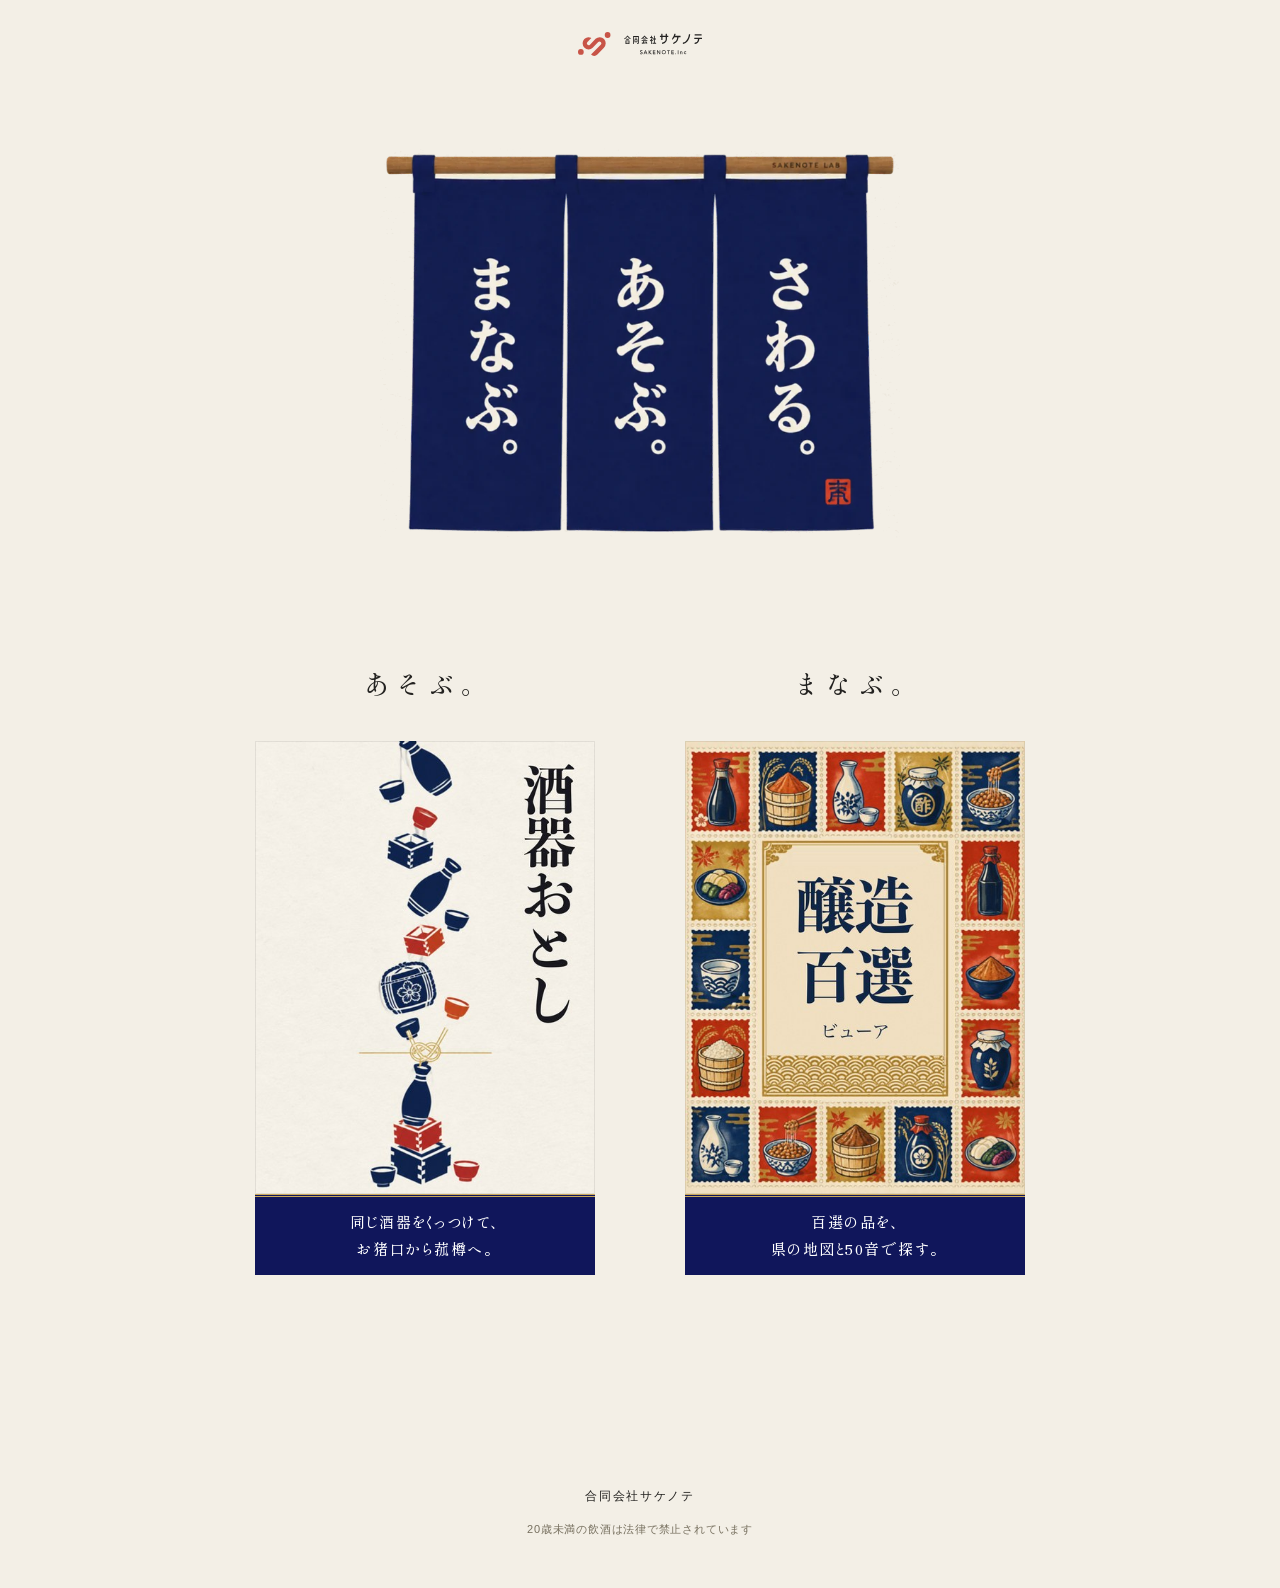
<file: index.html>
<!DOCTYPE html>
<html lang="ja">
<head>
<meta charset="utf-8">
<meta name="viewport" content="width=device-width, initial-scale=1">
<title>SAKENOTE LAB｜合同会社サケノテ</title>
<meta name="description" content="醸造とお酒の専門家・合同会社サケノテがつくったものを、ひとつずつ並べます。ブラウザですぐ使えます。">
<link rel="canonical" href="https://lab.sakenote.net/">
<meta property="og:type" content="website">
<meta property="og:site_name" content="SAKENOTE LAB">
<meta property="og:title" content="SAKENOTE LAB｜合同会社サケノテ">
<meta property="og:description" content="醸造とお酒の専門家がつくったものを、ひとつずつ並べます。">
<meta property="og:url" content="https://lab.sakenote.net/">
<meta property="og:image" content="https://lab.sakenote.net/img/ogp.png">
<meta property="og:image:width" content="1200">
<meta property="og:image:height" content="630">
<meta property="og:locale" content="ja_JP">
<meta name="twitter:card" content="summary_large_image">
<link rel="preconnect" href="https://fonts.googleapis.com">
<link rel="preconnect" href="https://fonts.gstatic.com" crossorigin>
<link rel="stylesheet" href="https://fonts.googleapis.com/css2?family=Shippori+Mincho+B1:wght@500&display=swap">
<link rel="stylesheet" href="style.css">
</head>
<body>

<header class="head">
  <a href="https://sakenote.net/"><img src="img/logo-sakenote.svg" alt="合同会社サケノテ" width="150" height="28"></a>
</header>

<main>
<section class="hero">
  <h1 class="sr">SAKENOTE LAB　さわる。あそぶ。まなぶ。</h1>
  <img class="noren" src="img/art/label_top.webp" alt="" width="800" height="600">
</section>

<div class="corners">
<section class="corner">
  <h2>あそぶ。</h2>
  <div class="shelf">
    <a class="work" href="sakedrop/">
      <img src="img/art/label_sakedrop.jpg" alt="酒器おとし" width="480" height="640" loading="lazy">
      <span class="obi">同じ酒器をくっつけて、<br>お猪口から菰樽へ。</span>
    </a>
  </div>
</section>

<section class="corner">
  <h2>まなぶ。</h2>
  <div class="shelf">
    <a class="work" href="jozo100/">
      <img src="img/art/label_jozo100.jpg" alt="醸造百選 ビューア" width="480" height="640" loading="lazy">
      <span class="obi">百選の品を、<br>県の地図と50音で探す。</span>
    </a>
  </div>
</section>
</div>
</main>

<footer class="foot">
  <a href="https://sakenote.net/">合同会社サケノテ</a>
  <p>20歳未満の飲酒は法律で禁止されています</p>
</footer>

</body>
</html>
</file>
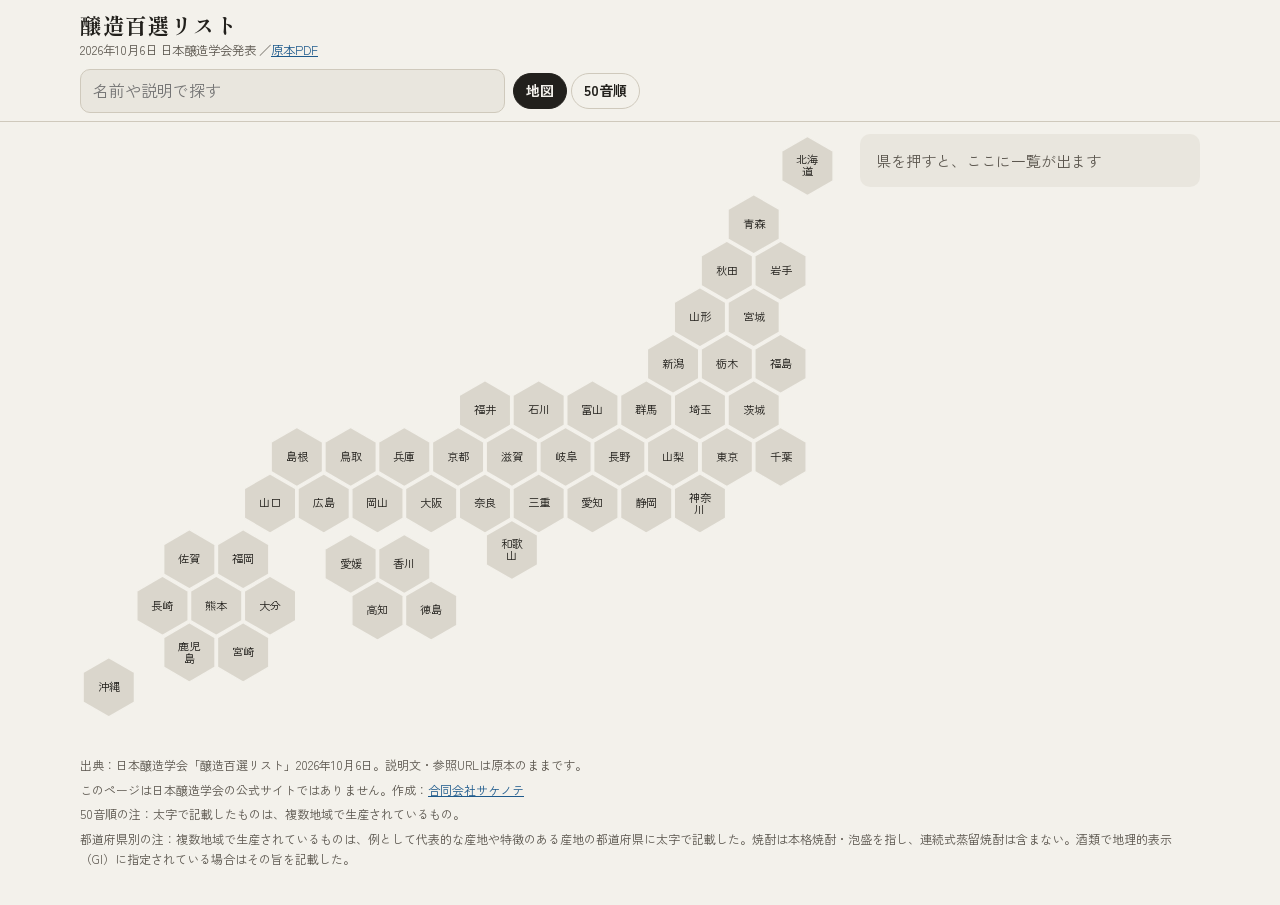
<file: jozo100/index.html>
<!doctype html>
<html lang="ja">
<head>
<meta charset="utf-8">
<meta name="viewport" content="width=device-width, initial-scale=1">
<title>醸造百選リスト</title>
<meta name="description" content="日本醸造学会「醸造百選」を日本地図と50音順で検索できる非公式ビューア。50音順の96品目と都道府県別リスト169件。">
<meta property="og:type" content="website">
<meta property="og:url" content="https://lab.sakenote.net/jozo100/">
<meta property="og:title" content="醸造百選 ビューア">
<meta property="og:description" content="日本醸造学会「醸造百選」を日本地図と50音順で検索できる非公式ビューア。50音順の96品目と都道府県別リスト169件。">
<meta property="og:image" content="https://lab.sakenote.net/jozo100/ogp.png">
<meta property="og:image:width" content="1200">
<meta property="og:image:height" content="630">
<meta property="og:locale" content="ja_JP">
<meta name="twitter:card" content="summary_large_image">
<link rel="stylesheet" href="https://fonts.googleapis.com/css2?family=Shippori+Mincho:wght@700&family=Zen+Kaku+Gothic+New:wght@400;700&display=swap">
<style>
:root {
  color-scheme: light dark;
  --paper: #F3F1EB; --paper2: #E9E6DE; --ink: #22201C; --ink2: #5C574F; --line: #CFC9BC; --sel: #1E5A8C;
  --tile: #DAD6CC; --hit: #A9BCCB; --mark: #D6E1EA; --tag: #8a5a1c; --tag-bg: #f1e3cc;
}
@media (prefers-color-scheme: dark) {
  :root {
    --paper: #1D1B18; --paper2: #26231F; --ink: #EDE8DD; --ink2: #A8A196; --line: #3E3A33; --sel: #6FB1E8;
    --tile: #3A3731; --hit: #4A6378; --mark: #2F4255; --tag: #e2b878; --tag-bg: #3a2f20;
  }
}
* { box-sizing: border-box; }
html { -webkit-text-size-adjust: 100%; }
body {
  margin: 0; background: var(--paper); color: var(--ink);
  font-family: "Zen Kaku Gothic New", -apple-system, "Hiragino Sans", "Hiragino Kaku Gothic ProN", "Noto Sans JP", "Yu Gothic", sans-serif;
  font-size: 15px; line-height: 1.7;
}
a { color: var(--sel); }
.wrap { max-width: 1120px; margin: 0 auto; }
header {
  position: sticky; top: 0; z-index: 10; background: var(--paper);
  border-bottom: 1px solid var(--line); padding: 10px 16px 8px;
}
h1 { font-family: "Shippori Mincho", "Hiragino Mincho ProN", "Yu Mincho", serif; font-weight: 700; font-size: 1.35rem; letter-spacing: .03em; margin: 0; line-height: 1.35; }
.meta { font-size: .78rem; color: var(--ink2); margin: 1px 0 8px; }
.ctrl { display: flex; gap: 8px; align-items: center; max-width: 560px; }
.search {
  flex: 1; min-width: 0; font: inherit; font-size: 16px; padding: 7px 12px; border: 1px solid var(--line);
  border-radius: 10px; background: var(--paper2); color: var(--ink);
}
.tabs { display: flex; gap: 4px; flex: none; }
.tab {
  font: inherit; font-size: .88rem; font-weight: 700; padding: 5px 12px; border: 1px solid var(--line);
  border-radius: 999px; background: transparent; color: var(--ink); cursor: pointer;
}
.tab[aria-selected="true"] { background: var(--ink); border-color: var(--ink); color: var(--paper); }
.tab:focus-visible, .nav button:focus-visible, .lit button:focus-visible, .pf:focus-visible, .to:focus-visible { outline: 2px solid var(--sel); outline-offset: 2px; }
.nav { display: flex; gap: 3px; margin-top: 8px; max-width: 720px; }
.nav:empty { display: none; }
.nav button {
  flex: 1; min-width: 0; font: inherit; font-size: .9rem; padding: 2px 0; border: 1px solid var(--line);
  border-radius: 6px; background: transparent; color: var(--ink); cursor: pointer;
}
.nav button:disabled { opacity: .35; cursor: default; }
/* 品目の県だけ光らせているときの帯（解除ボタンつき） */
.lit { display: flex; align-items: center; gap: 10px; margin-top: 8px; max-width: 560px; font-size: .88rem; }
.lit:empty { display: none; }
.lit button {
  flex: none; margin-left: auto; font: inherit; font-size: .85rem; font-weight: 700; min-height: 32px; padding: 3px 14px;
  border: 1px solid var(--line); border-radius: 999px; background: transparent; color: var(--ink); cursor: pointer;
}
main { padding: 12px 16px 32px; }
.layout { display: grid; grid-template-columns: minmax(0, 1fr) 340px; gap: 24px; align-items: start; }
.layout[hidden], #list[hidden] { display: none; }
#map { display: block; width: 100%; height: auto; max-width: 860px; }
.tile { fill: var(--tile); stroke: var(--paper); stroke-width: 1.5; stroke-linejoin: round; cursor: pointer; }
.searching .tile.hit { fill: var(--hit); }
#map g.off { opacity: .35; pointer-events: none; }
.tile.sel, .tile:focus-visible { stroke: var(--sel); stroke-width: 3; }
.tile:focus { outline: none; }
.lbl { font-size: var(--lf, 12px); fill: var(--ink); pointer-events: none; }
.panel {
  background: var(--paper2); border-radius: 10px; padding: 14px 16px;
  position: sticky; top: calc(var(--hh, 0px) + 12px); max-height: calc(100vh - var(--hh, 0px) - var(--fh, 0px) - 24px); overflow-y: auto;
}
.panel h2 { font-family: "Shippori Mincho", "Hiragino Mincho ProN", "Yu Mincho", serif; font-size: 22px; margin: 0 0 2px; line-height: 1.4; }
.hint { color: var(--ink2); margin: 0; }
@media (max-width: 800px) {
  header { padding: 8px 12px 8px; }
  main { padding: 10px 12px 28px; }
  .layout { grid-template-columns: 1fr; gap: 12px; }
  .panel { position: static; max-height: none; }
}
#list { max-width: 720px; margin: 0 auto; }
#list h2 { font-family: "Shippori Mincho", "Hiragino Mincho ProN", "Yu Mincho", serif; font-size: 1rem; margin: 18px 0 0; color: var(--ink2); border-bottom: 1px solid var(--line); padding-bottom: 2px; }
.count { font-size: .8rem; color: var(--ink2); margin: 0 0 4px; }
.item { padding: 10px 0; border-top: 1px solid var(--line); }
.panel h2 + .item, #list h2 + .item { border-top: 0; }
/* 行き来した先の品目に細い縦線（どこに着いたか分かるように） */
.item.here { box-shadow: inset 3px 0 0 var(--sel); padding-left: 10px; }
.name { font-weight: 700; font-size: 1.02rem; line-height: 1.5; }
.to {
  font: inherit; padding: 0; margin: 0; border: 0; background: none; color: inherit; cursor: pointer; text-align: left;
  text-decoration: underline; text-decoration-color: var(--ink2); text-decoration-thickness: 1px; text-underline-offset: 3px;
}
.tag { display: inline-block; font-size: .7rem; font-weight: 700; color: var(--tag); background: var(--tag-bg); border-radius: 4px; padding: 0 5px; margin-left: 6px; vertical-align: 2px; line-height: 1.6; }
.desc { margin: 3px 0 4px; font-size: .93rem; }
.pfs { display: flex; flex-wrap: wrap; align-items: baseline; gap: 0 2px; margin: 0 0 4px; font-size: .85rem; }
.pfs span { color: var(--ink2); font-size: .78rem; margin-right: 4px; }
.pf {
  font: inherit; padding: 4px 6px; margin: 0; border: 0; background: none; color: var(--sel); cursor: pointer;
  text-decoration: underline; text-decoration-thickness: 1px; text-underline-offset: 3px;
}
.urls { display: flex; flex-wrap: wrap; gap: 2px 12px; font-size: .8rem; }
.urls a { overflow-wrap: anywhere; }
.empty { color: var(--ink2); text-align: center; padding: 32px 0; }
footer { font-size: .75rem; color: var(--ink2); padding: 0 16px 32px; }
footer p { margin: 4px 0; }
mark { background: var(--mark); color: inherit; border-radius: 2px; }
</style>
</head>
<body>
<header>
  <div class="wrap">
    <h1>醸造百選リスト</h1>
    <div class="meta">2026年10月6日 日本醸造学会発表 ／<a href="" id="src" target="_blank" rel="noopener">原本PDF</a></div>
    <div class="ctrl">
      <input class="search" id="q" type="search" placeholder="名前や説明で探す" autocomplete="off">
      <div class="tabs" role="tablist">
        <button class="tab" role="tab" id="tab-map" aria-selected="true">地図</button>
        <button class="tab" role="tab" id="tab-aiueo" aria-selected="false">50音順</button>
      </div>
    </div>
    <div class="nav" id="nav"></div>
    <div class="lit" id="lit"></div>
  </div>
</header>
<main>
  <div class="wrap">
    <div class="layout" id="mapview">
      <svg id="map" viewBox="42 6 804 623" role="group" aria-label="都道府県の地図"></svg>
      <aside class="panel" id="panel" aria-live="polite"></aside>
    </div>
    <div id="list" hidden></div>
  </div>
</main>
<footer><div class="wrap" id="notes"></div></footer>
<script>
const DATA = {"title":"醸造百選リスト","date":"2026-10-06","publisher":"日本醸造学会","source_url":"https://www.jozo.or.jp/gakkai/wp-content/uploads/sites/4/f83048b418626097dd4be52ef32d9810.pdf","notes":{"aiueo":"太字で記載したものは、複数地域で生産されているもの。","pref":["複数地域で生産されているものは、例として代表的な産地や特徴のある産地の都道府県に太字で記載した。","焼酎は本格焼酎・泡盛を指し、連続式蒸留焼酎は含まない。","酒類で地理的表示（GI）に指定されている場合はその旨を記載した。"]},"items":[{"name":"藍","description":"アイ（藍）の葉を細かく刻み、乾燥させ、発酵させて作られるのが藍染めの原料のすくも。徳島県の阿波地方が伝統的なすくもの主産地。","urls":["https://www.pref.tokushima.lg.jp/tafftsc/material/kyunougyou/7216556/"],"bold":false,"page":1,"pdf_no":1,"gyo":"あ","prefs":["徳島"]},{"name":"あけがらし","description":"米麴、ケシ、麻の実、生絞り醤油、三温糖を原料に、山形県の１社のみで作られている模様。ごはんや豆腐に乗せて食べる。","urls":["https://akegarashi.jp/framepage1.htm"],"bold":false,"page":1,"pdf_no":3,"gyo":"あ","prefs":["山形"]},{"name":"甘酒","description":"酒粕を用いるものと、麴で糖化させるものがある。麴甘酒は江戸時代から夏の風物とされ、酒粕甘酒は大正時代の終わり頃に作られるようになったと言われる。","urls":["https://www.maff.go.jp/j/keikaku/syokubunka/traditional-foods/bunrui/inryou.html"],"bold":true,"page":1,"pdf_no":4,"gyo":"あ","prefs":["青森","新潟","山口"]},{"name":"鮎醤油","description":"大分県で造られるアユの魚醤で、匂いの癖がないことが特徴。","urls":["https://shokunotasuki.jp/feature/maruhara/"],"bold":false,"page":1,"pdf_no":5,"gyo":"あ","prefs":["大分"]},{"name":"鮎なれずし","description":"塩漬けしたアユの腹に、炊き立てのご飯を詰め、2ヵ月ほど樽に漬け込み乳酸発酵させたなれずし。岐阜の郷土料理。","urls":["https://www.maff.go.jp/j/keikaku/syokubunka/k_ryouri/search_menu/menu/38_7_gifu.html"],"bold":false,"page":1,"pdf_no":6,"gyo":"あ","prefs":["岐阜"]},{"name":"阿波晩茶","description":"徳島県の山間部で作られる、茶葉をゆでた後、乳酸発酵させ、乾燥させた独特の風味のお茶。","urls":["https://www.kamikatsuawabanchakyokai.com/","https://www.maff.go.jp/j/pr/aff/2204/spe1_03.html"],"bold":false,"page":1,"pdf_no":7,"gyo":"あ","prefs":["徳島"]},{"name":"いかなご醤油","description":"香川県で1955年頃まで家庭でも作られていた、イカナゴを原料にした魚醤。その後途絶えたが、関係者の努力によって復活された。","urls":["https://www.jstage.jst.go.jp/article/jbrewsocjapan1988/88/2/88_2_135/_pdf/-char/en"],"bold":false,"page":1,"pdf_no":8,"gyo":"あ","prefs":["香川"]},{"name":"石鎚黒茶","description":"愛媛県西条市で作られる、蒸した茶葉を糸状菌による好気発酵の後、乳酸菌による嫌気発酵の二段階で発酵させ、天日乾燥させた後発酵茶。","urls":["https://ishizuchikurocha.com/about/","https://www.maff.go.jp/j/pr/aff/2204/spe1_03.html"],"bold":false,"page":1,"pdf_no":9,"gyo":"あ","prefs":["愛媛"]},{"name":"いしる・いしり","description":"石川県能登地方に伝わる、イカの内臓、サバの骨や内臓、イワシを原料とする魚醤。","urls":["https://www.maff.go.jp/j/keikaku/syokubunka/traditional-foods/menu/isiri_isiru.html"],"bold":false,"page":1,"pdf_no":10,"gyo":"あ","prefs":["石川"]},{"name":"飯寿司（いずし）","description":"ホッケなどの魚と野菜を米麴に漬けて、低温で乳酸発酵させたすし。北海道の郷土料理。","urls":["https://www.maff.go.jp/j/keikaku/syokubunka/k_ryouri/search_menu/menu/izushi_hokkaido.html"],"bold":false,"page":1,"pdf_no":11,"gyo":"あ","prefs":["北海道"]},{"name":"いぶりがっこ","description":"天日干しが難しい地域で、囲炉裏で干した大根を用いた、秋田県のたくあん漬け。","urls":["https://www.maff.go.jp/j/keikaku/syokubunka/k_ryouri/search_menu/menu/29_1_akita.html"],"bold":false,"page":1,"pdf_no":12,"gyo":"あ","prefs":["秋田"]},{"name":"ウイスキー","description":"日本のウイスキー造りは大正12年（1923年）に本格的な蒸留所の建設が着工したことに始まる。現在ではジャパニーズウイスキーと呼ばれ、小規模醸造所の開設も相次いでいる。","urls":["https://jwic.jp/history/"],"bold":true,"page":1,"pdf_no":13,"gyo":"あ","prefs":["北海道","大阪"]},{"name":"おなっとう","description":"長野県佐久地方で作られる、米飯に麴を混ぜて作る甘い郷土料理。","urls":["https://www.youtube.com/watch?v=aVRlVf2s_Is"],"bold":false,"page":1,"pdf_no":14,"gyo":"あ","prefs":["長野"]},{"name":"オントゥレプ","description":"オオウバユリの球根からデンプンを採った後の繊維質を発酵させ、乾燥させたアイヌの伝統的な保存食。","urls":["https://nobitokisu.com/fermentationtraveler/introduce/%E3%82%AA%E3%83%B3%E3%83%88%E3%82%A5%E3%83%AC%E3%83%97/"],"bold":false,"page":1,"pdf_no":15,"gyo":"あ","prefs":["北海道"]},{"name":"柿渋","description":"青い未熟な渋柿をしぼり、発酵後２～５年熟成させたもの、防虫効果、防腐効果、防水効果を示し、日本酒の滓下げにも用いられる。岐阜県、京都府が主な産地。","urls":["https://www.jstage.jst.go.jp/article/kakyoshi/64/7/64_348/_pdf/-char/ja"],"bold":true,"page":1,"pdf_no":16,"gyo":"か","prefs":["岐阜","京都"]},{"name":"鰹節","description":"ゆでたカツオの身を燻して乾燥させ（荒節）、さらにカビ付け、天日干しを繰り返したものが枯節。鹿児島県、静岡県、三重県等が産地として知られ、それぞれ製法に特徴がある。","urls":["https://www.katsuobushi-kyo.or.jp/","https://www.maff.go.jp/j/keikaku/syokubunka/traditional-foods/menu/nakiribusi.html","https://www.city.makurazaki.lg.jp/soshiki/suisan/5320.html"],"bold":true,"page":1,"pdf_no":17,"gyo":"か","prefs":["静岡","三重","鹿児島"]},{"name":"かぶらずし","description":"塩漬けしたカブに塩漬けしたブリなどの魚を挟み、米麴で発酵させたなれずし。石川県の伝統的な郷土料理。","urls":["https://www.maff.go.jp/j/keikaku/syokubunka/k_ryouri/search_menu/menu/kaburazushi_ishikawa.html"],"bold":false,"page":2,"pdf_no":18,"gyo":"か","prefs":["石川"]},{"name":"かんずり","description":"新潟県上越地方で作られる、雪にさらした唐辛子に米麴とユズ、塩を混ぜて３年間熟成・発酵させた調味料。","urls":["https://www.maff.go.jp/j/keikaku/syokubunka/k_ryouri/search_menu/menu/kanzuri_niigata.html"],"bold":false,"page":2,"pdf_no":19,"gyo":"か","prefs":["新潟"]},{"name":"京漬物","description":"京都では、洛外で栽培された各種の野菜を塩蔵保存したことに始まり、漬物文化が発展した。","urls":["https://www.maff.go.jp/j/keikaku/syokubunka/traditional-foods/menu/kyo_tukemono.html"],"bold":false,"page":2,"pdf_no":20,"gyo":"か","prefs":["京都"]},{"name":"くさや","description":"魚を特有のにおいがする「くさや液」と呼ばれる発酵液に浸けて作られる、東京都伊豆諸島の干物。","urls":["https://oshima-navi.com/gourmet/kusaya01.html"],"bold":false,"page":2,"pdf_no":21,"gyo":"か","prefs":["東京"]},{"name":"久寿餅","description":"１年以上発酵させた小麦デンプンを蒸して作る和菓子。関東地方で作られ、神奈川県の川崎大師の門前町が有名。","urls":["https://www.alic.go.jp/joho-s/joho07_002929.html"],"bold":false,"page":2,"pdf_no":22,"gyo":"か","prefs":["神奈川"]},{"name":"碁石茶","description":"高知県大豊町に伝わる、収穫した茶葉を蒸した後にカビ付けし、次に漬物と同じ要領で重石をのせて漬け込む「二段階発酵」させる後発酵茶。","urls":["https://www.maff.go.jp/j/keikaku/syokubunka/traditional-foods/menu/goisitya.html","https://www.maff.go.jp/j/pr/aff/2204/spe1_03.html"],"bold":false,"page":2,"pdf_no":23,"gyo":"か","prefs":["高知"]},{"name":"紅葉漬け","description":"福島県阿武隈川流域で作られる、細かく刻んだサケを麴と塩で漬け込み、発酵させた保存食。","urls":["https://www.do-fukushima.or.jp/fukushimabimi/iwaki2018/abukumanokouyouduke/"],"bold":false,"page":2,"pdf_no":24,"gyo":"か","prefs":["福島"]},{"name":"ごさい漬け","description":"茨城県で以前はイワシ、現在はサンマのぶつ切りを塩漬けにし、発酵してきたら大根、赤唐辛子、ユズと一緒に漬け込んだもの。","urls":["https://www.maff.go.jp/j/keikaku/syokubunka/k_ryouri/search_menu/menu/gosaizuke_ibaraki.html"],"bold":false,"page":2,"pdf_no":25,"gyo":"か","prefs":["茨城"]},{"name":"ごど","description":"青森県南部から岩手県に伝わる大豆を利用した発酵食品。地域や家庭によって用いる原料や麴、製法が異なり、岩手県では「ごど豆」と呼ばれるものもある。","urls":["https://aomori-tourism.com/blog/2024/11/27824.html","https://hirakuogura.com/p-12001/","https://iwate-u.repo.nii.ac.jp/records/11555/file_details/erar-v55n1p119-130.pdf?filename=erar-v55n1p119-130.pdf&file_order=0","https://www.jstage.jst.go.jp/article/msj7abst/69/0/69_91_2/_pdf/-char/ja"],"bold":true,"page":2,"pdf_no":26,"gyo":"か","prefs":["青森","岩手"]},{"name":"こんかいわし","description":"石川県で作られる、イワシを塩漬けし、さらにぬかに漬けて乳酸発酵を促したもの。「こんか」とは米ぬかのこと。","urls":["https://www.maff.go.jp/j/keikaku/syokubunka/traditional-foods/menu/konka_iwasi.html"],"bold":false,"page":2,"pdf_no":27,"gyo":"か","prefs":["石川"]},{"name":"鮭の飯ずし","description":"青森県でサケを麴ともち米を合わせたものに漬け込み、涼しい場所で乳酸発酵させた飯ずし。","urls":["https://www.maff.go.jp/j/keikaku/syokubunka/k_ryouri/search_menu/menu/sakeno_iizushi_aomori.html"],"bold":false,"page":2,"pdf_no":28,"gyo":"さ","prefs":["青森"]},{"name":"三五八漬け","description":"塩が三、麴が五、米飯が八と言われる漬け床に野菜を漬ける漬物。福島県など、東北地方各地で作られている。","urls":["https://www.maff.go.jp/j/keikaku/syokubunka/k_ryouri/search_menu/menu/30_14_fukushima.html"],"bold":false,"page":2,"pdf_no":29,"gyo":"さ","prefs":["福島"]},{"name":"薩摩地酒","description":"清酒とほぼ同じ製法の途中で灰を加えて造る灰持酒（あくもちざけ）の一種で、鹿児島県で郷土料理の味付けに使われることが多い。","urls":["https://www.maff.go.jp/j/keikaku/syokubunka/traditional-foods/menu/akumotizake.html"],"bold":false,"page":2,"pdf_no":30,"gyo":"さ","prefs":["鹿児島"]},{"name":"鯖の塩辛","description":"島根県松江市美保関町で作られる、新鮮なマサバの頭を落とし、内臓ごと輪切りにし、長年継ぎ足してきた塩辛のたれに漬け込んだもの。","urls":["https://www.maff.go.jp/j/keikaku/syokubunka/traditional-foods/menu/sabano_siokara.html"],"bold":false,"page":2,"pdf_no":31,"gyo":"さ","prefs":["島根"]},{"name":"シードル","description":"リンゴを原料にした醸造酒のシードルは、低アルコール分で発泡性のものが多い。リンゴの主産地、青森県や長野県には小規模なシードル生産者も多い。","urls":["https://www.city.hirosaki.aomori.jp/sangyo/nogyo/apple/cider.html","https://www.go-nagano.net/food-and-drink/id19460"],"bold":true,"page":2,"pdf_no":32,"gyo":"さ","prefs":["青森","長野"]},{"name":"塩納豆","description":"山形県庄内地方で作られる、塩漬けにした納豆と麴、昆布を混ぜた食品。","urls":["https://blog.exeamarume.co.jp/sakatanatto/","https://shonai-kuko.com/s_i090/"],"bold":false,"page":2,"pdf_no":33,"gyo":"さ","prefs":["山形"]},{"name":"塩麴","description":"江戸時代の塩麴漬けをヒントに、米麴、塩、水を混ぜて熟成させた、大分県の老舗糀屋で平成19年に生まれた新しい発酵調味料。塩味に甘味・コクが加わり、麴菌由来酵素作用によってうま味が増す。全国各地で生産され、輸出もされている。","urls":["https://www.jstage.jst.go.jp/article/swsj/71/4/71_232/_pdf/-char/ja"],"bold":true,"page":2,"pdf_no":34,"gyo":"さ","prefs":["新潟","大分"]},{"name":"地伝酒","description":"島根県で戦前まで作られていた灰持酒（あくもちざけ）の一種が平成２年に復活された。アゴ野焼きなどの出雲料理に使われる。","urls":["https://www.toyonoaki.com/jidenshu/revival-story/"],"bold":false,"page":2,"pdf_no":35,"gyo":"さ","prefs":["島根"]},{"name":"しな漬","description":"岐阜県飛騨地方の特産品・赤カブのほか、キュウリ、大根、キノコなどを塩漬けにしたもの。","urls":["https://gifu.mytabi.net/hida-shinazuke.php"],"bold":false,"page":2,"pdf_no":36,"gyo":"さ","prefs":["岐阜"]},{"name":"しゃくし菜漬け","description":"埼玉県秩父地方の伝統野菜、しゃくし菜を塩漬けにし、乳酸発酵させた漬物。","urls":["https://kyoudo-ryouri.com/food/1518.html"],"bold":false,"page":3,"pdf_no":37,"gyo":"さ","prefs":["埼玉"]},{"name":"酒盗","description":"カツオの胃や腸などを塩に漬け込んで発酵、熟成させた高知県の珍味。塩辛は魚介類の内臓と身を使うが、酒盗は内臓のみを用いて熟成期間も長い点が特徴。","urls":["https://www.maff.go.jp/j/keikaku/syokubunka/traditional-foods/menu/syutou.html"],"bold":false,"page":3,"pdf_no":38,"gyo":"さ","prefs":["高知"]},{"name":"浄法寺漆","description":"漆はウルシの木の樹液成分が酵素酸化して重合・固化したもの。樹液の採取後、微生物による発酵（漆が沸く、と呼ばれる）が収まってから出荷される。岩手県二戸市は国産漆の主産地。","urls":["https://jobojiurushi-seisankumiai.com/","https://www.ffpri.go.jp/pubs/kikan/documents/kikanffpri-48.pdf"],"bold":false,"page":3,"pdf_no":39,"gyo":"さ","prefs":["岩手"]},{"name":"醤油","description":"古くから日本各地で生産されてきた醤油は、それぞれの地域の嗜好や醸造の歴史などにより、さまざまな個性を持っている。都道府県別リストには特徴や歴史のある産地を例として記載した。","urls":["https://www.maff.go.jp/j/keikaku/syokubunka/traditional-foods/bunrui/shouyu-miso.html","https://www.soysauce.or.jp/"],"bold":true,"page":3,"pdf_no":40,"gyo":"さ","prefs":["茨城","埼玉","千葉","石川","愛知","京都","兵庫","奈良","和歌山","島根","山口","香川"]},{"name":"しょっつる","description":"ハタハタを塩漬けにし1年以上魚が溶けるまで熟成させたものをこして、うまみ成分を取り出した秋田県の伝統的な魚醤。塩魚汁（しょっつる）。","urls":["https://oganavi.com/food/9/"],"bold":false,"page":3,"pdf_no":41,"gyo":"さ","prefs":["秋田"]},{"name":"酢","description":"酒と同じぐらい長い歴史を持つ調味料。日本では米酢が多いが、江戸時代に酒粕から作られる粕酢が開発されて広まった。沖縄のもろみ酢は酢酸ではなくクエン酸を含むが、都道府県別リストでは酢に含めて記載した。","urls":["http://www.shokusu.org/ebook/index.html?pNo=1"],"bold":true,"page":3,"pdf_no":42,"gyo":"さ","prefs":["愛知","鹿児島","沖縄"]},{"name":"すしこ","description":"蒸したもち米と赤シソやキャベツ、キュウリの古漬けなどと合わせて乳酸発酵させた青森県の「ごはんの漬物」。","urls":["https://www.maff.go.jp/j/keikaku/syokubunka/k_ryouri/search_menu/menu/sushiko_aomori.html"],"bold":false,"page":3,"pdf_no":43,"gyo":"さ","prefs":["青森"]},{"name":"スルメの麴漬け","description":"スルメイカを海風に1日干した後、刻み、野菜の塩漬けと一緒に麴に漬け込んだ鳥取県の郷土料理。","urls":["https://www.maff.go.jp/j/keikaku/syokubunka/k_ryouri/search_menu/menu/surume_no_kouji_zuke_tottori.html"],"bold":false,"page":3,"pdf_no":44,"gyo":"さ","prefs":["鳥取"]},{"name":"すんき","description":"長野県で作られる、赤カブの葉を、塩を使わず「すんき種」を加えて乳酸発酵させた無塩の漬物。","urls":["https://www.maff.go.jp/j/keikaku/syokubunka/k_ryouri/search_menu/menu/sunki_zuke_nagano.html"],"bold":false,"page":3,"pdf_no":45,"gyo":"さ","prefs":["長野"]},{"name":"せんだんご","description":"サツマイモを切って水にさらした後、発酵させ、団子状にしてカビを生やし、再度水にさらしてデンプンを得て乾燥させた食材。長崎県対馬地方で千の工程と言われるほど手間をかけて作られる。","urls":["https://tsushima-kanko.net/info/997"],"bold":false,"page":3,"pdf_no":46,"gyo":"さ","prefs":["長崎"]},{"name":"僧坊酒","description":"室町時代に寺院で造られていた日本酒の原型で、奈良県と大阪府で復活させる取組が行われている。","urls":["https://nihonshu-tourism.com/archives/3842","https://shoryakuji.jp/sake-birthplace.html"],"bold":true,"page":3,"pdf_no":47,"gyo":"さ","prefs":["大阪","奈良"]},{"name":"高菜漬け","description":"九州各地で作られる、高菜を塩漬けにし、乳酸発酵させた漬物。福岡県と熊本県が有名。","urls":["https://www.maff.go.jp/j/keikaku/syokubunka/traditional-foods/menu/takana_zuke.html","https://www.maff.go.jp/j/keikaku/syokubunka/k_ryouri/search_menu/menu/aso_takana_zuke_kumamoto.html"],"bold":true,"page":3,"pdf_no":48,"gyo":"た","prefs":["福岡","熊本"]},{"name":"だんだん納豆","description":"米麴、大豆、ニンジン、昆布、ショウガを自然の納豆菌で発酵させた宮崎県椎葉村の伝統食。","urls":["https://ameblo.jp/m-tokusan/entry-10355409692.html"],"bold":false,"page":3,"pdf_no":49,"gyo":"た","prefs":["宮崎"]},{"name":"チーズ","description":"日本のチーズは北海道が生産量、工房数とも１位。現在では全国各地で風土に合わせたナチュラルチーズが造られている。","urls":["https://www.milkland-hokkaido.com/koubou/history.html","https://www.alic.go.jp/joho-c/joho05_002074.html","https://www.maff.go.jp/j/pr/aff/2206/spe1_03.html"],"bold":false,"page":3,"pdf_no":50,"gyo":"た","prefs":["北海道"]},{"name":"秩父おなめ","description":"埼玉県秩父地方で作られる、大豆と大麦で作った麴に塩水を加えて発酵させた諸味味噌のような保存食。","urls":["https://www.maff.go.jp/j/keikaku/syokubunka/k_ryouri/search_menu/menu/33_25_saitama.html"],"bold":false,"page":3,"pdf_no":51,"gyo":"た","prefs":["埼玉"]},{"name":"寺納豆","description":"蒸煮し、はったい粉（炒った大麦または小麦の粉）をまぶした大豆で麴を作り、塩水に浸けて熟成させた後乾燥させた保存食。京都の大徳寺などで作られる。","urls":["https://www.maff.go.jp/j/keikaku/syokubunka/traditional-foods/menu/tera_natto.html"],"bold":false,"page":3,"pdf_no":52,"gyo":"た","prefs":["京都"]},{"name":"豆造(とうぞ)","description":"千葉県で作られる、大豆の煮汁に塩、米麴、納豆、水戻しした切り干し大根を加えて発酵させた食品。","urls":["https://ja.wikipedia.org/wiki/%E3%81%A8%E3%81%86%E3%81%9E"],"bold":false,"page":3,"pdf_no":53,"gyo":"た","prefs":["千葉"]},{"name":"豆腐よう","description":"陰干しした豆腐を紅麴と泡盛を含む漬け汁に漬け、発酵・熟成させた沖縄の特産品。","urls":["https://www.jstage.jst.go.jp/article/myco/63/1/63_67/_pdf/-char/ja"],"bold":false,"page":3,"pdf_no":54,"gyo":"た","prefs":["沖縄"]},{"name":"土佐漆喰","description":"高知県で使われる、のりの代わりに発酵させた稲わらを消石灰に混ぜて作る漆喰で、耐水性が高い。","urls":["https://www.pref.kochi.lg.jp/doc/2026012600142/"],"bold":false,"page":3,"pdf_no":55,"gyo":"た","prefs":["高知"]},{"name":"どぶろく","description":"日本酒のように米、米麴、水を原料として発酵させるが、濾さずに濁った状態の酒。伝統的に神社の祭礼で用いられてきたほか、地域おこしを目的とした、いわゆる「どぶろく特区」でも作られており、都道府県別リストではそれぞれ代表例を記載した。","urls":["https://nakanotokanko.com/whats-doburoku/blog/doburoku/"],"bold":true,"page":4,"pdf_no":56,"gyo":"た","prefs":["岩手","岐阜","大分"]},{"name":"納豆","description":"ゆでた大豆に納豆菌を生やした糸引納豆。以前は主に東日本で生産・消費されていたが、現在では全国に広がっている。都道府県別リストでは代表的産地に記載した。","urls":["https://www.natto.or.jp/index.php"],"bold":true,"page":4,"pdf_no":57,"gyo":"な","prefs":["岩手","宮城","茨城"]},{"name":"納豆味噌","description":"長崎県南島原で作られる、もろみ味噌に裸麦、昆布、生姜をまぜ、水飴等で味付けした食品。納豆は含まれていない。","urls":["https://oishii-minamishimabara.jp/certified_product/no120/","https://hakkou-kiyoya.com/product/%e5%b3%b6%e5%8e%9f%e7%b4%8d%e8%b1%86%e3%81%bf%e3%81%9d-300g/"],"bold":false,"page":4,"pdf_no":58,"gyo":"な","prefs":["長崎"]},{"name":"なめぜ","description":"新潟県で作られる、大豆と麦で麴を作り、さらに米麴、塩、水を加えて発酵させた食品。お酒やご飯のお供。","urls":["https://howtoniigata.jp/feature/special-6/32186/"],"bold":false,"page":4,"pdf_no":59,"gyo":"な","prefs":["新潟"]},{"name":"奈良漬け","description":"ウリなどの野菜を塩漬けした後、酒粕に何度も漬け替えて作られる奈良県の特産品。最近、乳酸菌が働いていることが報告された。","urls":["https://www.maff.go.jp/j/keikaku/syokubunka/traditional-foods/menu/naraduke.html"],"bold":false,"page":4,"pdf_no":60,"gyo":"な","prefs":["奈良"]},{"name":"ナリ味噌（蘇鉄味噌）","description":"奄美大島や徳之島で作られる、ソテツの実「ナリ」を砕いて水にさらし、米と混ぜて蒸して麴にしたナリ麴で仕込んだ味噌。","urls":["https://www.maff.go.jp/j/keikaku/syokubunka/traditional-foods/menu/narimiso.html"],"bold":false,"page":4,"pdf_no":61,"gyo":"な","prefs":["鹿児島"]},{"name":"なれずし","description":"塩漬けしたサバ、サンマを米飯に乗せ、葉できっちり巻いて乳酸発酵させる和歌山県の郷土料理。","urls":["https://www.maff.go.jp/j/keikaku/syokubunka/k_ryouri/search_menu/menu/nare_zushi_wakayama.html"],"bold":false,"page":4,"pdf_no":62,"gyo":"な","prefs":["和歌山"]},{"name":"にしんすし","description":"身欠きニシンを水に戻し、大根、ニンジンなどと麴に漬けた、福井県の郷土料理。","urls":["https://www.maff.go.jp/j/keikaku/syokubunka/k_ryouri/search_menu/menu/nishin_sushi_fukui.html"],"bold":false,"page":4,"pdf_no":63,"gyo":"な","prefs":["福井"]},{"name":"日光たまり漬け","description":"野菜を塩漬けした後に塩抜きし、たまりを使った調味液に漬け込んだ、栃木県日光の名物。","urls":["https://www.maff.go.jp/j/keikaku/syokubunka/traditional-foods/menu/tamari_zuke.html"],"bold":false,"page":4,"pdf_no":64,"gyo":"な","prefs":["栃木"]},{"name":"日本酒","description":"古くから日本各地で生産されてきた日本酒は、地域によって原料や気候、地域の嗜好によって特徴が異なる。都道府県別リストでは地理的表示（GI）に指定されている地域と、歴史や原料等に特徴のある産地を例として記載した。","urls":["https://japansake.or.jp/sake/"],"bold":true,"page":4,"pdf_no":65,"gyo":"な","prefs":["青森","岩手","宮城","秋田","山形","福島","群馬","新潟","石川","山梨","長野","静岡","愛知","三重","滋賀","京都","兵庫","鳥取","岡山","広島","山口","高知","福岡","佐賀"]},{"name":"ぬかにしん","description":"北海道で作られる、ニシンのぬか漬け。江戸時代、たくさん獲れるニシンの保存法として考案されたと言われる。","urls":["https://www.maff.go.jp/j/keikaku/syokubunka/traditional-foods/menu/nukanisin.html"],"bold":false,"page":4,"pdf_no":66,"gyo":"な","prefs":["北海道"]},{"name":"ねずし","description":"小さく切った塩マスと塩もみした大根やニンジンを、麴を混ぜた米飯に2週間から20日ほど漬け込んだ岐阜県飛騨・中濃地方の正月料理。「寝酢」とも書かれ、文字通り寝かせて作るなれずしの一種。","urls":["https://www.maff.go.jp/j/keikaku/syokubunka/k_ryouri/search_menu/menu/38_12_gifu.html"],"bold":false,"page":4,"pdf_no":67,"gyo":"な","prefs":["岐阜"]},{"name":"野沢菜漬け","description":"長野県の特産、野沢菜を塩漬けし、乳酸発酵させたもの。","urls":["https://www.maff.go.jp/j/keikaku/syokubunka/k_ryouri/search_menu/menu/nozawana_zuke_nagano.html"],"bold":false,"page":4,"pdf_no":68,"gyo":"な","prefs":["長野"]},{"name":"博多練酒","description":"米ともち米を乳酸発酵させ、米麴と蒸米、水を入れてアルコール発酵させたもろみを臼ですって作られる、室町時代の製法を復刻させた酒。","urls":["https://www.jstage.jst.go.jp/article/jbrewsocjapan1915/71/4/71_4_242/_pdf/-char/ja"],"bold":false,"page":4,"pdf_no":69,"gyo":"は","prefs":["福岡"]},{"name":"ハタハタ寿し","description":"ハタハタを用いた秋田の飯寿司。","urls":["https://www.maff.go.jp/j/keikaku/syokubunka/k_ryouri/search_menu/menu/29_2_akita.html"],"bold":false,"page":4,"pdf_no":70,"gyo":"は","prefs":["秋田"]},{"name":"バタバタ茶（富山黒茶）","description":"富山県朝日町で作られる、茶葉を蒸した後、60℃の高温で糸状菌などによって好気的に発酵させた茶。茶筅でバタバタと泡立てて飲む。","urls":["https://www.asahi-tabi.com/sanpo/2023/11/21/2312/","https://www.maff.go.jp/j/pr/aff/2204/spe1_03.html"],"bold":false,"page":4,"pdf_no":71,"gyo":"は","prefs":["富山"]},{"name":"浜納豆","description":"大豆麴に塩水を加え、樽で１年以上発酵・熟成させたもの。寺納豆が浜名湖周辺や愛知県豊橋市に伝わり、徳川家康が浜名の納豆を好んだと言われる。","urls":["https://www.city.hamamatsu.shizuoka.jp/foodpark/hamamatsu-foods/hamanatto.html","https://www.youtube.com/watch?v=qFI4Bpfdsms"],"bold":false,"page":4,"pdf_no":72,"gyo":"は","prefs":["静岡"]},{"name":"はまなみそ","description":"米麴の甘酒に豆麴や醤油、塩漬けナスや、シソの実、ショウガなどを加え、20日ほど熟成させる福井の冬の郷土料理。","urls":["https://www.maff.go.jp/j/keikaku/syokubunka/k_ryouri/search_menu/menu/hamana_miso_fukui.html"],"bold":false,"page":5,"pdf_no":73,"gyo":"は","prefs":["福井"]},{"name":"ビール","description":"日本のビール造りは、明治３年（1870年）に横浜にアメリカ人コープランドが醸造所を創設したことが始まりとされる。日本ではラガータイプのビールが主流であったが、近年はクラフトビールを中心に、様々なタイプのビールも造られている。","urls":["https://www.brewers.or.jp/tips/histry.html"],"bold":true,"page":5,"pdf_no":74,"gyo":"は","prefs":["北海道","神奈川"]},{"name":"肥後の赤酒","description":"清酒とほぼ同じ製法の途中で灰を加えて造る灰持酒（あくもちざけ）の一つ。アルカリ性の条件で糖分とアミノ酸が反応し、赤色を示す。","urls":["https://www.maff.go.jp/j/keikaku/syokubunka/traditional-foods/menu/akazake.html"],"bold":false,"page":5,"pdf_no":75,"gyo":"は","prefs":["熊本"]},{"name":"ひねずし","description":"塩漬けした魚を米と漬け、発酵させた石川県能登地方の保存食。","urls":["https://www.maff.go.jp/j/keikaku/syokubunka/traditional-foods/menu/hinezusi.html"],"bold":false,"page":5,"pdf_no":76,"gyo":"は","prefs":["石川"]},{"name":"広島菜漬","description":"広島菜を二度塩漬けにしたのち、麴などと一緒に本漬けにし、乳酸発酵させた広島の特産漬物。","urls":["https://www.maff.go.jp/j/keikaku/syokubunka/traditional-foods/menu/hiroshimana_zuke.html"],"bold":false,"page":5,"pdf_no":77,"gyo":"は","prefs":["広島"]},{"name":"ふぐの子の粕漬け","description":"ゴマフグの卵巣を2年以上塩蔵した後、酒粕に漬けて長期間熟成、解毒させたもの。製造には免許が必要で、新潟では佐渡で作られる。","urls":["https://www.maff.go.jp/j/keikaku/syokubunka/k_ryouri/search_menu/menu/fuguno_ko_no_kasuzuke_niigata.html"],"bold":false,"page":5,"pdf_no":78,"gyo":"は","prefs":["新潟"]},{"name":"ふぐの子のぬか漬け","description":"フグの卵巣を約半年～1年塩漬けにした後、米麴、ぬか、トウガラシ、いしるとともに重石をして漬けたもので、この間に解毒される。さらに約半年酒粕に漬けたものも作られる。石川県の限られた製造者のみに製造が認められている。","urls":["https://www.maff.go.jp/j/keikaku/syokubunka/traditional-foods/menu/hugunoko_no_nukazuke.html","https://mikawa.shoko.or.jp/fugunoko/"],"bold":false,"page":5,"pdf_no":79,"gyo":"は","prefs":["石川"]},{"name":"鮒ずし","description":"滋賀県、琵琶湖でとれる子持ちのニゴロブナを塩漬けにした後、米飯に漬け、乳酸発酵させた代表的ななれずし。","urls":["https://www.maff.go.jp/j/keikaku/syokubunka/k_ryouri/search_menu/menu/funa_zushi_shiga.html"],"bold":false,"page":5,"pdf_no":80,"gyo":"は","prefs":["滋賀"]},{"name":"へしこ","description":"サバなどの魚を塩漬けし、さらにぬか漬けにした福井県の保存食。","urls":["https://www.maff.go.jp/j/keikaku/syokubunka/k_ryouri/search_menu/menu/heshiko_fukui.html"],"bold":false,"page":5,"pdf_no":81,"gyo":"は","prefs":["福井"]},{"name":"べったら漬け","description":"塩で下漬けした大根を米麴と砂糖で漬けこんだ東京の特産漬物。","urls":["https://www.maff.go.jp/j/keikaku/syokubunka/k_ryouri/search_menu/menu/34_8_tokyo.html"],"bold":false,"page":5,"pdf_no":82,"gyo":"は","prefs":["東京"]},{"name":"紅花（紅餅）","description":"ベニバナの花弁から水溶性の成分を除いた後、発酵、乾燥させたものが紅餅、紅花染に用いる。山形県の特産品。","urls":["https://www.lib.yamagata-u.ac.jp/database/benibana/mame.html"],"bold":false,"page":1,"pdf_no":2,"gyo":"は","prefs":["山形"]},{"name":"干し味噌","description":"醤油粕にユズの皮やショウガ、ゴマ、コショウなどをすり入れ小さな団子にして干したもの。熊本県で作られ、ご飯にかけて食べる。","urls":["https://kumamoto-museum.net/blog/archives/chiiki/1425"],"bold":false,"page":5,"pdf_no":83,"gyo":"は","prefs":["熊本"]},{"name":"本格焼酎・泡盛","description":"日本の伝統的な蒸留酒で単式蒸留で作られる。地域によって主原料が異なり、それぞれ特徴ある香味を持つ。都道府県別リストでは焼酎の用語を使用しているが連続式蒸留焼酎は含まない。また沖縄の花酒は酒税法上はスピリッツに分類されるが、泡盛と並べて記載した。","urls":["https://www.honkakushochu-awamori.jp/about-shochu-and-awamori/"],"bold":true,"page":5,"pdf_no":84,"gyo":"は","prefs":["東京","福岡","長崎","熊本","鹿児島","沖縄"]},{"name":"松浦漬・玄海漬","description":"鯨基地として栄えた佐賀県唐津地方で、鯨を余すところなく利用するため、軟骨を粕漬けにした珍味。","urls":["https://xn--btr924e.jp/chinmi/mk"],"bold":false,"page":5,"pdf_no":85,"gyo":"ま","prefs":["佐賀"]},{"name":"みき","description":"湯に米粉と砂糖を入れて加熱し、30℃程度に冷めたらすり下ろしたサツマイモの絞り汁を加え、冷暗所で乳酸発酵させた鹿児島県奄美地方の飲み物。","urls":["https://www.maff.go.jp/j/keikaku/syokubunka/k_ryouri/search_menu/menu/miki_kagoshima.html"],"bold":false,"page":5,"pdf_no":86,"gyo":"ま","prefs":["鹿児島"]},{"name":"味噌","description":"味噌の主原料は大豆で、麴の原料によって米味噌、麦味噌、豆味噌などの種類に加え、白味噌、赤味噌、辛味噌、甘味噌などの違いがあり、地域特性がある。都道府県別リストには特徴的な味噌の産地を例として示した。","urls":["https://www.maff.go.jp/j/keikaku/syokubunka/traditional-foods/bunrui/shouyu-miso.html"],"bold":true,"page":5,"pdf_no":87,"gyo":"ま","prefs":["宮城","富山","山梨","愛知","京都","奈良","和歌山","香川","愛媛"]},{"name":"みりん","description":"蒸したもち米、米麴、焼酎・アルコールを原料に、糖化・熟成させた酒類調味料。昔は甘い酒として飲まれていたが、江戸時代後期から鰻のタレやそばつゆに使われるようになった。","urls":["https://www.honmirin.org/knowledge/"],"bold":true,"page":5,"pdf_no":88,"gyo":"ま","prefs":["千葉","愛知"]},{"name":"むかでのり","description":"宮崎県日南海岸でとれるキリンサイという海藻を天日干しにし、それを煮出して寒天状にしさらに味噌漬けにしたもの。","urls":["https://hirakuogura.com/p-12177/"],"bold":false,"page":5,"pdf_no":89,"gyo":"ま","prefs":["宮崎"]},{"name":"守口漬","description":"細く、長さが１ｍ以上もある守口大根を塩漬け、酒粕漬けのあと、みりん粕に漬けた愛知県の伝統的な漬物。","urls":["https://www.maff.go.jp/j/keikaku/syokubunka/traditional-foods/menu/moriguchi_zuke.html"],"bold":false,"page":5,"pdf_no":90,"gyo":"ま","prefs":["愛知"]},{"name":"焼まんじゅう","description":"小麦粉やもち米を麴を使ったどぶろくのような「もと種」で発酵させ、蒸した素まんじゅうを竹串に刺し、味噌だれをつけて焼いた群馬県のソウルフード。","urls":["https://www.maff.go.jp/j/keikaku/syokubunka/k_ryouri/search_menu/menu/32_26_gunma.html"],"bold":false,"page":6,"pdf_no":91,"gyo":"や","prefs":["群馬"]},{"name":"山川漬","description":"干し大根を3か月以上、底にすのこを敷いた甕で塩漬けにし、乳酸発酵・熟成させた鹿児島県の伝統的な漬物。","urls":["https://www.maff.go.jp/j/keikaku/syokubunka/traditional-foods/menu/yamagawazuke.html"],"bold":false,"page":6,"pdf_no":92,"gyo":"や","prefs":["鹿児島"]},{"name":"雪割納豆","description":"ひきわり納豆に塩と米麴を加えて二次発酵させた山形県の伝統食品。","urls":["https://www.maff.go.jp/j/keikaku/syokubunka/traditional-foods/menu/yukiwari_natto.html"],"bold":false,"page":6,"pdf_no":93,"gyo":"や","prefs":["山形"]},{"name":"るくじゅう","description":"島豆腐を切って塩水にくぐらせ、数日天日干しをしながら発酵させた食材。焼いたり揚げたりして食べる幻の沖縄料理。","urls":["https://www.dee-okinawa.com/topics/2014/01/rukuju.html"],"bold":false,"page":6,"pdf_no":94,"gyo":"ら","prefs":["沖縄"]},{"name":"ワイン","description":"明治初期に殖産興業の一環としてブドウ栽培とワイン造りが奨励されたのが始まり。長い間甘味果実酒が主流であったが、現在では高品質なワインが多くなっている。","urls":["https://www.winery.or.jp/basic/"],"bold":true,"page":6,"pdf_no":95,"gyo":"わ","prefs":["北海道","山形","新潟","山梨","長野","大阪"]},{"name":"わさび漬け","description":"ワサビの刻んだ葉、茎、根を酒粕に漬けた静岡の特産品。","urls":["https://www.maff.go.jp/j/keikaku/syokubunka/k_ryouri/search_menu/menu/36_3_shizuoka.html"],"bold":false,"page":6,"pdf_no":96,"gyo":"わ","prefs":["静岡"]}],"pref_entries":[{"region":"北海道・東北","pref":"北海道","name":"オントゥレプ","description":"オオウバユリの球根からデンプンを採った後の繊維質を発酵させ、乾燥させたアイヌの伝統的な保存食。","urls":["https://nobitokisu.com/fermentationtraveler/introduce/%E3%82%AA%E3%83%B3%E3%83%88%E3%82%A5%E3%83%AC%E3%83%97/"],"bold":false,"page":7,"item":"オントゥレプ"},{"region":"北海道・東北","pref":"北海道","name":"飯寿司（いずし）","description":"魚と野菜を米麴に漬けて、低温で乳酸発酵させたすし。","urls":["https://www.maff.go.jp/j/keikaku/syokubunka/k_ryouri/search_menu/menu/izushi_hokkaido.html"],"bold":false,"page":7,"item":"飯寿司（いずし）"},{"region":"北海道・東北","pref":"北海道","name":"ぬかにしん","description":"ニシンのぬか漬け。江戸時代、たくさん獲れるニシンの保存法として考案されたと言われる。","urls":["https://www.maff.go.jp/j/keikaku/syokubunka/traditional-foods/menu/nukanisin.html"],"bold":false,"page":7,"item":"ぬかにしん"},{"region":"北海道・東北","pref":"北海道","name":"ビール","description":"札幌は開拓使によるビール造り発祥の地。","urls":["https://www.hkd.mlit.go.jp/sp/kasen_keikaku/e9fjd60000000yak.html","https://www.city.sapporo.jp/chuo/gaiyo/history/documents/3-11.pdf"],"bold":true,"page":7,"item":"ビール"},{"region":"北海道・東北","pref":"北海道","name":"ウイスキー","description":"余市では昭和11年（1936年）からウイスキー造りが行われ、伝統的な石炭直火蒸留の技が守られている。","urls":["https://yoichi-kankoukyoukai.com/foodculture/%E3%82%A6%E3%82%A4%E3%82%B9%E3%82%AD%E3%83%BC/","https://jwic.jp/history/"],"bold":true,"page":7,"item":"ウイスキー"},{"region":"北海道・東北","pref":"北海道","name":"ワイン","description":"北海道はぶどう酒の地理的表示（GI）。GI北海道は大地の恵みから醸される豊かな酸味と果実の香りのワイン。","urls":["https://winesofhokkaido.com/"],"bold":true,"page":7,"item":"ワイン"},{"region":"北海道・東北","pref":"北海道","name":"チーズ","description":"明治初期からの長い歴史があり、チーズの生産量、チーズ工房数も日本一。現在では全国各地で風土に合わせたナチュラルチーズが造られている。","urls":["https://www.milkland-hokkaido.com/koubou/history.html","https://www.alic.go.jp/joho-c/joho05_002074.html","https://www.maff.go.jp/j/pr/aff/2206/spe1_03.html"],"bold":false,"page":7,"item":"チーズ"},{"region":"北海道・東北","pref":"青森","name":"ごど","description":"青森県南部から岩手県に伝わる大豆を利用した発酵食品。地域や家庭によって用いる原料や麴、製法が異なる。","urls":["https://aomori-tourism.com/blog/2024/11/27824.html","https://hirakuogura.com/p-12001/"],"bold":true,"page":7,"item":"ごど"},{"region":"北海道・東北","pref":"青森","name":"すしこ","description":"蒸したもち米と赤シソやキャベツ、キュウリの古漬けなどと合わせて乳酸発酵させた「ごはんの漬物」。","urls":["https://www.maff.go.jp/j/keikaku/syokubunka/k_ryouri/search_menu/menu/sushiko_aomori.html"],"bold":false,"page":7,"item":"すしこ"},{"region":"北海道・東北","pref":"青森","name":"鮭の飯ずし","description":"サケを麴ともち米を合わせたものに漬けこみ、涼しい場所で乳酸発酵させた飯寿し。","urls":["https://www.maff.go.jp/j/keikaku/syokubunka/k_ryouri/search_menu/menu/sakeno_iizushi_aomori.html"],"bold":false,"page":7,"item":"鮭の飯ずし"},{"region":"北海道・東北","pref":"青森","name":"シードル","description":"青森はリンゴの生産量が圧倒的な日本一。リンゴを原料にした醸造酒のシードルは、低アルコール分で発泡性のものが多い。","urls":["https://www.city.hirosaki.aomori.jp/sangyo/nogyo/apple/cider.html"],"bold":true,"page":7,"item":"シードル"},{"region":"北海道・東北","pref":"青森","name":"甘酒","description":"甘酒婆という妖怪が伝わるなど地元に根付く。味噌・醤油会社のつくる麴甘酒のほか、清酒会社の酒粕甘酒、りんごを使った甘酒などある。ふるさと納税返礼品にも。","urls":["https://ja.wikipedia.org/wiki/甘酒婆"],"bold":true,"page":7,"item":"甘酒"},{"region":"北海道・東北","pref":"青森","name":"日本酒","description":"青森は清酒の地理的表示（GI）。GI青森は適度な米の旨味とまろやかな口当たりですっきりとした後味の清酒。","urls":["https://aomori-sake.or.jp/gi-aomori/"],"bold":true,"page":7,"item":"日本酒"},{"region":"北海道・東北","pref":"岩手","name":"ごど（ごど豆）","description":"青森県南部から岩手県に伝わる大豆を利用した発酵食品。地域や家庭によって用いる原料や麴、製法が異なり、岩手県では「ごど豆」と呼ばれるものもある。","urls":["https://iwate-u.repo.nii.ac.jp/records/11555/file_details/erar-v55n1p119-130.pdf?filename=erar-v55n1p119-130.pdf&file_order=0","https://www.jstage.jst.go.jp/article/msj7abst/69/0/69_91_2/_pdf/-char/ja"],"bold":true,"page":7,"item":"ごど"},{"region":"北海道・東北","pref":"岩手","name":"納豆（雪納豆）","description":"藁つとを干した大根葉を加熱したもので囲み、むしろや藁で保温して雪穴に保存して作った納豆、市販品はない。","urls":["https://www.town.nishiwaga.lg.jp/soshikikarasagasu/nourin/2/1/1_2/1304.html"],"bold":true,"page":8,"item":"納豆"},{"region":"北海道・東北","pref":"岩手","name":"浄法寺漆","description":"漆はウルシの木の樹液成分が酵素酸化して重合・固化したもの。樹液の採取後、微生物による発酵（漆が沸く、と呼ばれる）が収まってから出荷される。二戸市は国産漆の主産地。","urls":["https://jobojiurushi-seisankumiai.com/","https://www.ffpri.go.jp/pubs/kikan/documents/kikanffpri-48.pdf"],"bold":false,"page":8,"item":"浄法寺漆"},{"region":"北海道・東北","pref":"岩手","name":"日本酒","description":"岩手は清酒の地理的表示（GI）。GI岩手は当たり柔らかで米由来の芳醇な味わい、「南部杜氏」の技術に支えられた清酒。","urls":["https://iwatesake.jp/chiritekihyouji/"],"bold":true,"page":8,"item":"日本酒"},{"region":"北海道・東北","pref":"岩手","name":"どぶろく","description":"遠野市はどぶろく特区の第１号。農家民宿などで提供されている。","urls":["https://www.furusato-tax.jp/feature/detail/03208/15599"],"bold":true,"page":8,"item":"どぶろく"},{"region":"北海道・東北","pref":"宮城","name":"味噌（仙台味噌）","description":"米麴を使い大豆の比率が高い、辛口の赤味噌。","urls":["https://www.maff.go.jp/j/keikaku/syokubunka/traditional-foods/menu/sendaimiso.html"],"bold":true,"page":8,"item":"味噌"},{"region":"北海道・東北","pref":"宮城","name":"日本酒","description":"昭和61年11月に「みやぎ・純米酒の県宣言」を行ない、特定名称酒の割合が９割以上と高いことが特徴。","urls":["https://miyagisake.jp/"],"bold":true,"page":8,"item":"日本酒"},{"region":"北海道・東北","pref":"宮城","name":"納豆","description":"宮城県は北海道に次ぐ大豆の主産地、納豆の三浦式醗酵室を開発し、1920年に仙台市で納豆菌の製造販売を始めた三浦二郎は「近代納豆の父」と呼ばれる。","urls":["https://www.maff.go.jp/j/keikaku/syokubunka/traditional-foods/menu/nattou_miyagi.html"],"bold":true,"page":8,"item":"納豆"},{"region":"北海道・東北","pref":"秋田","name":"しょっつる","description":"ハタハタを塩漬けにし1年以上魚が溶けるまで熟成させたものをこして、うまみ成分を取り出した魚醤。塩魚汁（しょっつる）。","urls":["https://oganavi.com/food/9/","https://www.maff.go.jp/j/keikaku/syokubunka/k_ryouri/search_menu/menu/29_23_akita.html"],"bold":false,"page":8,"item":"しょっつる"},{"region":"北海道・東北","pref":"秋田","name":"ハタハタ寿し","description":"ハタハタを用いた飯寿司。","urls":["https://www.maff.go.jp/j/keikaku/syokubunka/k_ryouri/search_menu/menu/29_2_akita.html"],"bold":false,"page":8,"item":"ハタハタ寿し"},{"region":"北海道・東北","pref":"秋田","name":"いぶりがっこ","description":"天日干しが難しい地域で、囲炉裏で干した大根を用いたたくあん漬け。","urls":["https://www.maff.go.jp/j/keikaku/syokubunka/k_ryouri/search_menu/menu/29_1_akita.html"],"bold":false,"page":8,"item":"いぶりがっこ"},{"region":"北海道・東北","pref":"秋田","name":"日本酒","description":"清酒の銘醸地の一つとして知られる。","urls":["https://osake.or.jp/"],"bold":true,"page":8,"item":"日本酒"},{"region":"北海道・東北","pref":"山形","name":"雪割納豆","description":"ひきわり納豆に塩と米麴を加えて二次発酵させたもの。","urls":["https://www.maff.go.jp/j/keikaku/syokubunka/traditional-foods/menu/yukiwari_natto.html"],"bold":false,"page":8,"item":"雪割納豆"},{"region":"北海道・東北","pref":"山形","name":"塩納豆","description":"庄内地方で作られる、塩漬けにした納豆と麴、昆布を混ぜた食品。","urls":["https://blog.exeamarume.co.jp/sakatanatto/","https://shonai-kuko.com/s_i090/"],"bold":false,"page":8,"item":"塩納豆"},{"region":"北海道・東北","pref":"山形","name":"紅花（紅餅）","description":"ベニバナの花弁から水溶性の成分を除いた後、発酵、乾燥させたものが紅餅。紅花染に用いる。","urls":["https://www.lib.yamagata-u.ac.jp/database/benibana/mame.html"],"bold":false,"page":8,"item":"紅花（紅餅）"},{"region":"北海道・東北","pref":"山形","name":"あけがらし","description":"米麴、ケシ、アサの実、生絞り醤油、三温糖を原料に、山形県の１社のみで作られている模様。ごはんや豆腐に乗せて食べる。","urls":["https://akegarashi.jp/framepage1.htm"],"bold":false,"page":8,"item":"あけがらし"},{"region":"北海道・東北","pref":"山形","name":"日本酒","description":"山形は清酒の地理的表示（GI）。GI山形はやわらかく、透明感のある酒質の清酒。","urls":["https://yamagata-sake.or.jp/"],"bold":true,"page":8,"item":"日本酒"},{"region":"北海道・東北","pref":"山形","name":"ワイン","description":"山形はぶどう酒の地理的表示（GI）。GI山形は四季の恵みから生まれるぶどう本来の香りと爽やかな酸の余韻のワイン。","urls":["https://giyamagata-wine.jp/gi/"],"bold":true,"page":8,"item":"ワイン"},{"region":"北海道・東北","pref":"福島","name":"三五八漬け","description":"塩が三、麴が五、米飯が八と言われる漬け床に野菜を漬ける漬物。福島県など、東北地方各地で作られている。","urls":["https://www.maff.go.jp/j/keikaku/syokubunka/k_ryouri/search_menu/menu/30_14_fukushima.html"],"bold":false,"page":8,"item":"三五八漬け"},{"region":"北海道・東北","pref":"福島","name":"紅葉漬け","description":"阿武隈川流域で作られる、細かく刻んだサケを麴と塩で漬け込み、発酵させた保存食。","urls":["https://www.do-fukushima.or.jp/fukushimabimi/iwaki2018/abukumanokouyouduke/"],"bold":false,"page":8,"item":"紅葉漬け"},{"region":"北海道・東北","pref":"福島","name":"日本酒","description":"南会津と喜多方は清酒の地理的表示（GI）。GI南会津は後味すっきりフルーティー、GI喜多方は柔らかな丸みと芳醇な旨味の清酒。","urls":["http://sake-fukushima.jp/","https://japansake.or.jp/sake/sake-gi/gi%E5%8D%97%E4%BC%9A%E6%B4%A5/","https://japansake.or.jp/sake/sake-gi/gi%E5%96%9C%E5%A4%9A%E6%96%B9/"],"bold":true,"page":9,"item":"日本酒"},{"region":"関東","pref":"茨城","name":"納豆","description":"水戸納豆は粒の小さい早生大豆を活かしたもの。明治時代、鉄道の開通に合わせてお土産として売り出され、全国に広まった。","urls":["https://www.maff.go.jp/j/keikaku/syokubunka/traditional-foods/menu/natto_ibaraki.html"],"bold":true,"page":9,"item":"納豆"},{"region":"関東","pref":"茨城","name":"ごさい漬け","description":"以前はイワシ、現在はサンマのぶつ切りを塩漬けにし、発酵してきたら大根、赤唐辛子、ユズと一緒に漬け込んだもの。","urls":["https://www.maff.go.jp/j/keikaku/syokubunka/k_ryouri/search_menu/menu/gosaizuke_ibaraki.html"],"bold":false,"page":9,"item":"ごさい漬け"},{"region":"関東","pref":"茨城","name":"醤油","description":"伝統的な木樽仕込みや再仕込み醤油が特徴。","urls":["https://www.maff.go.jp/j/keikaku/syokubunka/traditional-foods/menu/ibaraki_no_syoyu.html"],"bold":true,"page":9,"item":"醤油"},{"region":"関東","pref":"栃木","name":"日光たまり漬け","description":"野菜を塩漬けした後に塩抜きし、たまりを使った調味液に漬け込んだ日光名物。","urls":["https://www.maff.go.jp/j/keikaku/syokubunka/traditional-foods/menu/tamari_zuke.html"],"bold":false,"page":9,"item":"日光たまり漬け"},{"region":"関東","pref":"群馬","name":"焼まんじゅう","description":"小麦粉やもち米を麴を使ったどぶろくのような「もと種」で発酵させ、蒸した素まんじゅうを竹串に刺し、味噌だれをつけて焼いた群馬のソウルフード。","urls":["https://www.maff.go.jp/j/keikaku/syokubunka/k_ryouri/search_menu/menu/32_26_gunma.html"],"bold":false,"page":9,"item":"焼まんじゅう"},{"region":"関東","pref":"群馬","name":"日本酒","description":"利根沼田は清酒の地理的表示（GI）。GI利根沼田は透明感のある味わいと適度な旨味の清酒。","urls":["https://japansake.or.jp/sake/sake-gi/gi%E5%88%A9%E6%A0%B9%E6%B2%BC%E7%94%B0/"],"bold":true,"page":9,"item":"日本酒"},{"region":"関東","pref":"埼玉","name":"秩父おなめ","description":"大豆と大麦で作った麴に塩水を加えて発酵させたもろみ味噌のような保存食。","urls":["https://www.maff.go.jp/j/keikaku/syokubunka/k_ryouri/search_menu/menu/33_25_saitama.html"],"bold":false,"page":9,"item":"秩父おなめ"},{"region":"関東","pref":"埼玉","name":"しゃくし菜漬け","description":"秩父地方の伝統野菜、しゃくし菜を塩漬けにし、乳酸発酵させた漬物","urls":["https://kyoudo-ryouri.com/food/1518.html"],"bold":false,"page":9,"item":"しゃくし菜漬け"},{"region":"関東","pref":"埼玉","name":"醤油","description":"川島町、日高市、川越市の蔵元は工場見学や醤油パーク等を醤油文化の情報発信に熱心で、木桶文化の存続にも取り組んでいる。","urls":["https://www.soysauce.or.jp/project/factory/list?area=kanto","https://www.syokubunka.or.jp/research/pdf/201807.pdf"],"bold":true,"page":9,"item":"醤油"},{"region":"関東","pref":"千葉","name":"豆造(とうぞ)","description":"大豆の煮汁に塩、米麴、納豆、水戻しした切り干し大根を加えて発酵させた食品。","urls":["https://ja.wikipedia.org/wiki/%E3%81%A8%E3%81%86%E3%81%9E"],"bold":false,"page":9,"item":"豆造(とうぞ)"},{"region":"関東","pref":"千葉","name":"醤油（濃口醤油）","description":"野田と銚子のある千葉県は江戸時代から醤油の主産地。","urls":["https://maruchiba.jp/feature/detail_528.html","https://www.choshi-geopark.jp/geosite/01/index.html"],"bold":true,"page":9,"item":"醤油"},{"region":"関東","pref":"千葉","name":"みりん（白みりん）","description":"流山は現在主流となっている色の淡いみりん（白みりん）発祥の地。","urls":["https://shiro-mirin.com/museum/"],"bold":true,"page":9,"item":"みりん"},{"region":"関東","pref":"東京","name":"くさや","description":"魚を特有のにおいがする「くさや液」と呼ばれる発酵液に浸けて作られる伊豆諸島の干物。","urls":["https://oshima-navi.com/gourmet/kusaya01.html"],"bold":false,"page":9,"item":"くさや"},{"region":"関東","pref":"東京","name":"べったら漬け","description":"塩で下漬けした大根を米麴と砂糖で漬けこんだ特産漬物。","urls":["https://www.maff.go.jp/j/keikaku/syokubunka/k_ryouri/search_menu/menu/34_8_tokyo.html"],"bold":false,"page":9,"item":"べったら漬け"},{"region":"関東","pref":"東京","name":"焼酎（東京島酒）","description":"東京島酒は地理的表示（GI）に指定。GI東京島酒は麦麴に由来する香味とやわらかで軽快な後口の芋焼酎、麦焼酎および両者のブレンドがある。","urls":["https://shimazake.com/853/"],"bold":true,"page":9,"item":"本格焼酎・泡盛"},{"region":"関東","pref":"神奈川","name":"久寿餅","description":"１年以上発酵させた小麦デンプンを蒸して作る和菓子。関東地方で作られ、川崎大師の門前町が有名。","urls":["https://www.alic.go.jp/joho-s/joho07_002929.html"],"bold":false,"page":9,"item":"久寿餅"},{"region":"関東","pref":"神奈川","name":"ビール","description":"明治３年、横浜に日本初のビール醸造所が作られた。","urls":["https://www.welcome.city.yokohama.jp/beer/"],"bold":true,"page":9,"item":"ビール"},{"region":"中部","pref":"新潟","name":"かんずり","description":"雪にさらした唐辛子に米麴とユズ、塩を混ぜて３年間熟成・発酵させた調味料。","urls":["https://www.maff.go.jp/j/keikaku/syokubunka/k_ryouri/search_menu/menu/kanzuri_niigata.html"],"bold":false,"page":10,"item":"かんずり"},{"region":"中部","pref":"新潟","name":"なめぜ","description":"大豆と麦で麴を作り、さらに米麴、塩、水を加えて発酵させた食品。お酒やご飯のお供。","urls":["https://howtoniigata.jp/feature/special-6/32186/"],"bold":false,"page":10,"item":"なめぜ"},{"region":"中部","pref":"新潟","name":"ふぐの子の粕漬け","description":"ゴマフグの卵巣を2年以上塩蔵した後、酒粕に漬けて長期間熟成、解毒させたもの。製造には免許が必要で、新潟では佐渡で作られる。","urls":["https://www.maff.go.jp/j/keikaku/syokubunka/k_ryouri/search_menu/menu/fuguno_ko_no_kasuzuke_niigata.html"],"bold":false,"page":10,"item":"ふぐの子の粕漬け"},{"region":"中部","pref":"新潟","name":"日本酒","description":"新潟は清酒の地理的表示（GI）。GI新潟は雑味の少ないきれいな味わいの酒質、地酒ブームの火付け役となった。","urls":["https://www.niigata-sake.or.jp/"],"bold":true,"page":10,"item":"日本酒"},{"region":"中部","pref":"新潟","name":"甘酒","description":"麴甘酒製造の清酒メーカーや全国的甘酒ブームの火付け役となった糀製造所がある。麴甘酒の健康効果の研究成果の情報発信など発酵文化にも寄与。","urls":["https://hakkou.or.jp/blog/2000/","https://www.hakkaisan.co.jp/research-development/"],"bold":true,"page":10,"item":"甘酒"},{"region":"中部","pref":"新潟","name":"塩麴","description":"江戸時代の塩麴漬けをヒントに、米麴、塩、水を混ぜて熟成させた発酵調味料で、北陸地方は消費量が多い。","urls":["https://nkpos.nikkei.co.jp/column/%E3%80%8C%E5%A1%A9%E3%81%93%E3%81%86%E3%81%98%E3%80%8D%E3%81%AF%E5%AE%9A%E7%95%AA%E8%AA%BF%E5%91%B3%E6%96%99%E3%81%A8%E3%81%AA%E3%81%A3%E3%81%9F","https://www.jstage.jst.go.jp/article/swsj/71/4/71_232/_pdf/-char/ja"],"bold":true,"page":10,"item":"塩麴"},{"region":"中部","pref":"新潟","name":"ワイン","description":"マスカット・ベーリーAなどを育種した上越市の川上善兵衛は日本ワインぶどうの父と呼ばれている。","urls":["https://doi.org/10.6013/jbrewsocjapan1988.86.210"],"bold":true,"page":10,"item":"ワイン"},{"region":"中部","pref":"富山","name":"バタバタ茶（富山黒茶）","description":"富山県朝日町で作られる、茶葉を蒸した後、60℃の高温で糸状菌などによって好気的に発酵させた茶。茶筅でバタバタと泡立てて飲む。","urls":["https://www.asahi-tabi.com/sanpo/2023/11/21/2312/","https://www.maff.go.jp/j/pr/aff/2204/spe1_03.html"],"bold":false,"page":10,"item":"バタバタ茶（富山黒茶）"},{"region":"中部","pref":"富山","name":"味噌（米麴味噌）","description":"水分が多く、やや塩分が高く、麴の歩合が高い味噌。","urls":["https://www.maff.go.jp/j/keikaku/syokubunka/traditional-foods/menu/kome_kozi_miso.html"],"bold":true,"page":10,"item":"味噌"},{"region":"中部","pref":"石川","name":"いしる・いしり","description":"能登地方に伝わる、イカの内臓、サバの骨や内臓、イワシを原料とする魚醤。","urls":["https://www.maff.go.jp/j/keikaku/syokubunka/traditional-foods/menu/isiri_isiru.html"],"bold":false,"page":10,"item":"いしる・いしり"},{"region":"中部","pref":"石川","name":"こんかいわし","description":"イワシを塩漬けし、さらにぬかに漬けて乳酸発酵を促したもの。「こんか」とは米ぬかのこと。","urls":["https://www.maff.go.jp/j/keikaku/syokubunka/traditional-foods/menu/konka_iwasi.html"],"bold":false,"page":10,"item":"こんかいわし"},{"region":"中部","pref":"石川","name":"ふぐの子のぬか漬け","description":"フグの卵巣を約半年～1年塩漬けにした後、米麴、ぬか、とうがらし、いしるとともに重石をして漬けたもので、この間に解毒される。さらに約半年酒粕に漬けたものも作られる。","urls":["https://www.maff.go.jp/j/keikaku/syokubunka/traditional-foods/menu/hugunoko_no_nukazuke.html","https://mikawa.shoko.or.jp/fugunoko/"],"bold":false,"page":10,"item":"ふぐの子のぬか漬け"},{"region":"中部","pref":"石川","name":"かぶらずし","description":"塩漬けしたカブに塩漬けしたブリなどの魚を挟み、米麴で発酵させたなれずし。","urls":["https://www.maff.go.jp/j/keikaku/syokubunka/k_ryouri/search_menu/menu/kaburazushi_ishikawa.html"],"bold":false,"page":10,"item":"かぶらずし"},{"region":"中部","pref":"石川","name":"ひねずし","description":"塩漬けした魚を米と漬け、発酵させた能登地方の保存食。","urls":["https://www.maff.go.jp/j/keikaku/syokubunka/traditional-foods/menu/hinezusi.html"],"bold":false,"page":10,"item":"ひねずし"},{"region":"中部","pref":"石川","name":"日本酒","description":"白山は清酒の地理的表示（GI）。GI白山は米の旨味を活かした豊かなこくの清酒。","urls":["https://sakehakusan.com/"],"bold":true,"page":10,"item":"日本酒"},{"region":"中部","pref":"石川","name":"醤油（大野醤油）","description":"濃口醤油の中で比較的色が薄く、加賀料理に欠かせないうまくち醤油","urls":["https://www.maff.go.jp/j/keikaku/syokubunka/traditional-foods/menu/ono_syoyu.html"],"bold":true,"page":10,"item":"醤油"},{"region":"中部","pref":"福井","name":"へしこ","description":"サバなどの魚を塩漬けし、さらにぬか漬けにした保存食。","urls":["https://www.maff.go.jp/j/keikaku/syokubunka/k_ryouri/search_menu/menu/heshiko_fukui.html"],"bold":false,"page":10,"item":"へしこ"},{"region":"中部","pref":"福井","name":"にしんすし","description":"身欠きニシンを水に戻し、大根、ニンジンなどと麴に漬けた郷土料理。","urls":["https://www.maff.go.jp/j/keikaku/syokubunka/k_ryouri/search_menu/menu/nishin_sushi_fukui.html"],"bold":false,"page":11,"item":"にしんすし"},{"region":"中部","pref":"福井","name":"はまなみそ","description":"米麴の甘酒に豆麴や醤油、塩漬けナスや、シソの実、ショウガなどを加え、20日ほど熟成させる冬の郷土料理。","urls":["https://www.maff.go.jp/j/keikaku/syokubunka/k_ryouri/search_menu/menu/hamana_miso_fukui.html"],"bold":false,"page":11,"item":"はまなみそ"},{"region":"中部","pref":"山梨","name":"ワイン","description":"山梨はぶどう酒の地理的表示（GI）。GI山梨はぶどう本来の品種特性がよく現れたバランスの良いワイン。甲州の主産地で日本ワイン発祥の地。","urls":["https://wine.or.jp/"],"bold":true,"page":11,"item":"ワイン"},{"region":"中部","pref":"山梨","name":"日本酒","description":"山梨は清酒の地理的表示（GI）。GI山梨は恵まれた自然的条件から生まれる柔らかで清らかな味わいの清酒。","urls":["https://www.yamanashi-sake.jp/"],"bold":true,"page":11,"item":"日本酒"},{"region":"中部","pref":"山梨","name":"味噌（甲州味噌）","description":"米麴と麦麴の両方を使う珍しい味噌。","urls":["https://www.maff.go.jp/j/keikaku/syokubunka/traditional-foods/menu/kosyu_miso.html"],"bold":true,"page":11,"item":"味噌"},{"region":"中部","pref":"長野","name":"すんき","description":"赤カブの葉を、塩を使わず「すんき種」を加えて乳酸発酵させた無塩の漬物。","urls":["https://www.maff.go.jp/j/keikaku/syokubunka/k_ryouri/search_menu/menu/sunki_zuke_nagano.html"],"bold":false,"page":11,"item":"すんき"},{"region":"中部","pref":"長野","name":"おなっとう","description":"米飯に麴を混ぜて作る甘い郷土料理。","urls":["https://www.youtube.com/watch?v=aVRlVf2s_Is"],"bold":false,"page":11,"item":"おなっとう"},{"region":"中部","pref":"長野","name":"野沢菜漬け","description":"野沢菜を塩漬けし、乳酸発酵させたもの。","urls":["https://www.maff.go.jp/j/keikaku/syokubunka/k_ryouri/search_menu/menu/nozawana_zuke_nagano.html"],"bold":false,"page":11,"item":"野沢菜漬け"},{"region":"中部","pref":"長野","name":"ワイン","description":"長野はぶどう酒の地理的表示（GI）。GI長野はぶどう品種ごとの本質的な香味の特性がはっきりと表れたワイン。高品質なシャルドネやメルロ等で知られる。","urls":["https://www.nagano-wine.jp/"],"bold":true,"page":11,"item":"ワイン"},{"region":"中部","pref":"長野","name":"日本酒","description":"長野と信濃大町は清酒の地理的表示（GI）。GI長野は雑味の少ない濃厚な味わいときれいで穏やかな香り、GI信濃大町は米由来の特徴的な香味が際立った酒。","urls":["https://japansake.or.jp/sake/sake-gi/gi%e9%95%b7%e9%87%8e/","https://japansake.or.jp/sake/sake-gi/gi%e4%bf%a1%e6%bf%83%e5%a4%a7%e7%94%ba/"],"bold":true,"page":11,"item":"日本酒"},{"region":"中部","pref":"長野","name":"シードル","description":"リンゴの生産量が国内２位で、シードルの生産者も多い。","urls":["https://www.go-nagano.net/food-and-drink/id19460"],"bold":true,"page":11,"item":"シードル"},{"region":"中部","pref":"岐阜","name":"ねずし","description":"小さく切った塩マスと塩もみした大根やニンジンを、麴を混ぜた米飯に2週間から20日ほど漬け込んだ岐阜県飛騨・中濃地方の正月料理。「寝酢」とも書かれ、文字通り寝かせて作るなれずしの一種。","urls":["https://www.maff.go.jp/j/keikaku/syokubunka/k_ryouri/search_menu/menu/38_12_gifu.html"],"bold":false,"page":11,"item":"ねずし"},{"region":"中部","pref":"岐阜","name":"鮎なれずし","description":"塩漬けした鮎の腹に、炊き立てのご飯を詰め、2ヵ月ほど樽に漬け込み乳酸発酵させる。","urls":["https://www.maff.go.jp/j/keikaku/syokubunka/k_ryouri/search_menu/menu/38_7_gifu.html"],"bold":false,"page":11,"item":"鮎なれずし"},{"region":"中部","pref":"岐阜","name":"しな漬","description":"飛騨の特産品・赤カブのほか、キュウリ、大根、キノコなどを塩漬けにしたもの","urls":["https://gifu.mytabi.net/hida-shinazuke.php"],"bold":false,"page":11,"item":"しな漬"},{"region":"中部","pref":"岐阜","name":"柿渋","description":"青い未熟な渋柿をしぼり、発酵後２～５年熟成させたもの。防虫効果、防腐効果、防水効果を示し、日本酒の滓下げにも用いられる。","urls":["https://www.jstage.jst.go.jp/article/kakyoshi/64/7/64_348/_pdf/-char/ja"],"bold":true,"page":11,"item":"柿渋"},{"region":"中部","pref":"岐阜","name":"どぶろく","description":"白川郷のどぶろく祭りが有名。五穀豊穰・家内安全・里の平和を山の神様に祈願する祭礼に神酒として「どぶろく」が用いられ、人々にも振る舞われる.","urls":["https://www.vill.shirakawa.lg.jp/2223.htm"],"bold":true,"page":11,"item":"どぶろく"},{"region":"中部","pref":"静岡","name":"浜納豆","description":"大豆麴に塩水を加え、樽で１年以上発酵・熟成させたもの。寺納豆が浜名湖周辺や愛知県豊橋市に伝わり、徳川家康が浜名の納豆を好んだと言われる。","urls":["https://www.city.hamamatsu.shizuoka.jp/foodpark/hamamatsu-foods/hamanatto.html"],"bold":false,"page":11,"item":"浜納豆"},{"region":"中部","pref":"静岡","name":"鰹節（本枯節）","description":"遠洋鰹の水揚げ量日本一の焼津で作られる鰹節、焼津式と呼ばれる焙乾方法が特徴。","urls":["https://www.katsuobushi-kyo.or.jp/","https://www.youtube.com/watch?v=qFI4Bpfdsms"],"bold":true,"page":11,"item":"鰹節"},{"region":"中部","pref":"静岡","name":"わさび漬け","description":"ワサビの刻んだ葉、茎、根を酒粕に漬けた静岡の特産品。","urls":["https://www.maff.go.jp/j/keikaku/syokubunka/k_ryouri/search_menu/menu/36_3_shizuoka.html"],"bold":false,"page":11,"item":"わさび漬け"},{"region":"中部","pref":"静岡","name":"日本酒","description":"静岡は清酒の地理的表示（GI）。GI静岡は淡麗で穏やかな旨味のきれいで丸みのある酒質の清酒。","urls":["https://www.shizuoka-sake.jp/"],"bold":true,"page":12,"item":"日本酒"},{"region":"中部","pref":"愛知","name":"みりん（三河みりん）","description":"もち米、米麴、本格焼酎を原料にした伝統的な製法で作られるみりん。","urls":["https://hakko-aichi.jp/culture/detail/3/"],"bold":true,"page":12,"item":"みりん"},{"region":"中部","pref":"愛知","name":"味噌（八丁味噌）","description":"蒸した大豆を握りこぶし大に丸めて麴を作り、木桶に仕込み、石の重しを積み上げて作られる濃色の味噌。","urls":["https://www.hatcho.jp/index.html"],"bold":true,"page":12,"item":"味噌"},{"region":"中部","pref":"愛知","name":"醤油（溜醤油、白醤油）","description":"溜醤油は大豆が主原料のとろみと濃いうま味と色が特徴の醤油。白醤油は小麦が主原料の色の淡い醤油。","urls":["https://www.aichimisotamari.or.jp/pages/52/"],"bold":true,"page":12,"item":"醤油"},{"region":"中部","pref":"愛知","name":"酢","description":"江戸時代に酒粕を再発酵させて作った赤酢が始まり。知多半島は現在も酢の主産地。","urls":["https://hakko-aichi.jp/culture/detail/4/"],"bold":true,"page":12,"item":"酢"},{"region":"中部","pref":"愛知","name":"日本酒","description":"古事記、日本書紀の時代から酒造りが行われ、現在でも製造数量６位。酒粕がお酢につながる文化的背景も。","urls":["https://www.aichi-sake.or.jp/sakestory/"],"bold":true,"page":12,"item":"日本酒"},{"region":"中部","pref":"愛知","name":"守口漬","description":"細く、長さが１ｍ以上もある守口大根を塩漬け、酒粕漬けのあと、みりん粕に漬けた伝統的な漬物。","urls":["https://www.maff.go.jp/j/keikaku/syokubunka/traditional-foods/menu/moriguchi_zuke.html"],"bold":false,"page":12,"item":"守口漬"},{"region":"近畿","pref":"三重","name":"鰹節（波切節）","description":"志摩市大王町波切地区で、手火山法と呼ばれる燻製工程を繰り返して水分を極限まで抜いた製法で作られる鰹節。","urls":["https://www.maff.go.jp/j/keikaku/syokubunka/traditional-foods/menu/nakiribusi.html"],"bold":true,"page":12,"item":"鰹節"},{"region":"近畿","pref":"三重","name":"日本酒","description":"三重は清酒の地理的表示（GI）。GI三重は暖かみがあり芳醇な酒質の清酒。","urls":["http://www.mie-sake.or.jp/"],"bold":true,"page":12,"item":"日本酒"},{"region":"近畿","pref":"滋賀","name":"鮒ずし","description":"琵琶湖でとれる子持ちのニゴロブナを塩漬けにした後、米飯に漬け、乳酸発酵させたなれずし。","urls":["https://www.maff.go.jp/j/keikaku/syokubunka/k_ryouri/search_menu/menu/funa_zushi_shiga.html"],"bold":false,"page":12,"item":"鮒ずし"},{"region":"近畿","pref":"滋賀","name":"日本酒","description":"滋賀は清酒の地理的表示（GI）。GI滋賀は米由来のふくよかな甘味と旨味の清酒。","urls":["https://shiga-sake.net/"],"bold":true,"page":12,"item":"日本酒"},{"region":"近畿","pref":"京都","name":"寺納豆","description":"蒸煮し、はったい粉（炒った大麦または小麦の粉）をまぶした大豆で麴を作り、塩水に浸けて熟成させた後乾燥させた保存食。大徳寺などで作られる。","urls":["https://www.maff.go.jp/j/keikaku/syokubunka/traditional-foods/menu/tera_natto.html"],"bold":false,"page":12,"item":"寺納豆"},{"region":"近畿","pref":"京都","name":"柿渋","description":"青い未熟な渋柿をしぼり、発酵後２～５年熟成させたもの。防虫効果、防腐効果、防水効果を示し、日本酒の滓下げにも用いられる。","urls":["https://www.jstage.jst.go.jp/article/kakyoshi/64/7/64_348/_pdf/-char/ja"],"bold":true,"page":12,"item":"柿渋"},{"region":"近畿","pref":"京都","name":"京漬物","description":"すぐき漬け、千枚漬け、しば漬けなど。京都では、洛外で栽培された各種の野菜を塩蔵保存したことに始まり、漬物文化が発展した","urls":["https://www.maff.go.jp/j/keikaku/syokubunka/traditional-foods/menu/kyo_tukemono.html"],"bold":false,"page":12,"item":"京漬物"},{"region":"近畿","pref":"京都","name":"味噌（白味噌）","description":"米麴の比率が高く、黄色味を帯びた白色で甘さが特徴的の味噌","urls":["https://www.maff.go.jp/j/keikaku/syokubunka/traditional-foods/menu/siromiso.html"],"bold":true,"page":12,"item":"味噌"},{"region":"近畿","pref":"京都","name":"日本酒","description":"京都は清酒の地理的表示（GI）。GI京都は調和のとれた丸みのある口当たりと膨らみのある味わいの清酒。","urls":["https://kyoto-sake.sakura.ne.jp/ja/"],"bold":true,"page":12,"item":"日本酒"},{"region":"近畿","pref":"京都","name":"醤油","description":"精進料理、懐石料理が発達した京都では、色が薄く、食材を引き立てる淡口醤油が多い。","urls":["https://www.maff.go.jp/j/keikaku/syokubunka/traditional-foods/menu/kyoto_no_syoyu.html"],"bold":true,"page":12,"item":"醤油"},{"region":"近畿","pref":"大阪","name":"僧坊酒","description":"室町時代、金剛寺で造られていた僧房酒を蘇らせた超甘口の酒。","urls":["https://nihonshu-tourism.com/archives/3842"],"bold":true,"page":12,"item":"僧坊酒"},{"region":"近畿","pref":"大阪","name":"ワイン","description":"大阪はぶどう酒の地理的表示（GI）。GI大阪は新鮮で美しいぶどう由来の凝縮された果実味と穏やかな酸味のワイン、デラウェアのワインが特徴。","urls":["https://www.osaka-winery.com/japan/gi%E5%A4%A7%E9%98%AA/"],"bold":true,"page":12,"item":"ワイン"},{"region":"近畿","pref":"大阪","name":"ウイスキー","description":"日本初のモルトウイスキーの蒸留所が作られた島本町山崎は日本のウイスキーのふるさとと呼ばれる。","urls":["https://www.town.shimamoto.lg.jp/site/kankou/1424.html","https://jwic.jp/history/"],"bold":true,"page":13,"item":"ウイスキー"},{"region":"近畿","pref":"兵庫","name":"日本酒","description":"灘五郷、はりま、伊丹は清酒の地理的表示（GI）。GI灘五郷は後味の切れの良い酒質、GIはりまは兵庫県産山田錦から生まれる軽快な酒質、GI伊丹は甘味・旨味・酸味のバランスが良くキレのある味わい。","urls":["https://hyogo-sake.or.jp/","https://www.nadagogo.ne.jp/","https://www.gi-harima.jp/","https://itami-sake.com/about/"],"bold":true,"page":13,"item":"日本酒"},{"region":"近畿","pref":"兵庫","name":"醤油（淡口醤油）","description":"たつの市は淡口醤油発祥の地。高めの塩分とバランスをとるために甘酒を加えることも特徴。","urls":["https://web.pref.hyogo.lg.jp/sr09/jibasan/05.html"],"bold":true,"page":13,"item":"醤油"},{"region":"近畿","pref":"奈良","name":"奈良漬け","description":"ウリなどの野菜を塩漬けした後、酒粕に何度も漬け替えて作られる奈良県の特産品。最近、乳酸菌が働いていることが報告された。","urls":["https://www.maff.go.jp/j/keikaku/syokubunka/traditional-foods/menu/naraduke.html"],"bold":false,"page":13,"item":"奈良漬け"},{"region":"近畿","pref":"奈良","name":"僧坊酒","description":"正暦寺の僧房酒造りで行われた菩提泉に加え、菩提酛を復活させる取組も。","urls":["https://shoryakuji.jp/sake-birthplace.html"],"bold":true,"page":13,"item":"僧坊酒"},{"region":"近畿","pref":"奈良","name":"味噌（えんどう味噌）","description":"全国でも珍しいえんどう豆から作られる味噌。甘みが特徴。","urls":["https://www.maff.go.jp/j/keikaku/syokubunka/traditional-foods/menu/endoumiso.html"],"bold":true,"page":13,"item":"味噌"},{"region":"近畿","pref":"奈良","name":"醤油（古代ひしお、奈良醤油）","description":"各蔵の特徴がある醤油に加え、奈良時代の穀醤の味を復活させた古代ひしおの製造にも取り組まれている。","urls":["https://nara-shoyu.jp/"],"bold":true,"page":13,"item":"醤油"},{"region":"近畿","pref":"和歌山","name":"なれずし","description":"日本三大なれずしの１つ。塩漬けしたサバ、サンマを米飯に乗せ、葉できっちり巻いて乳酸発酵させる。","urls":["https://www.maff.go.jp/j/keikaku/syokubunka/k_ryouri/search_menu/menu/nare_zushi_wakayama.html"],"bold":false,"page":13,"item":"なれずし"},{"region":"近畿","pref":"和歌山","name":"味噌（金山寺味噌）","description":"ウリ、ナス、シソ、ショウガを大豆、麦、米の3種類の麴で仕込むおかず味噌。","urls":["https://www.maff.go.jp/j/keikaku/syokubunka/k_ryouri/search_menu/menu/kinzanji_miso_wakayama.html"],"bold":true,"page":13,"item":"味噌"},{"region":"近畿","pref":"和歌山","name":"醤油（湯浅醤油）","description":"湯浅は日本の醤油醸造発祥の地で、日本遺産に指定。","urls":["https://japan-heritage.bunka.go.jp/ja/stories/story047/"],"bold":true,"page":13,"item":"醤油"},{"region":"中国","pref":"鳥取","name":"スルメの麴漬け","description":"スルメイカを海風に1日干した後、刻み、野菜の塩漬けと一緒麴に漬け込んだ郷土料理。","urls":["https://www.maff.go.jp/j/keikaku/syokubunka/k_ryouri/search_menu/menu/surume_no_kouji_zuke_tottori.html"],"bold":false,"page":13,"item":"スルメの麴漬け"},{"region":"中国","pref":"鳥取","name":"日本酒","description":"鳥取は清酒の地理的表示（GI）。口当たりが柔らかでふくよかな米の旨味の清酒。","urls":["https://www.pref.tottori.lg.jp/jizake/"],"bold":true,"page":13,"item":"日本酒"},{"region":"中国","pref":"島根","name":"鯖の塩辛","description":"新鮮なマサバの頭を落とし、内臓ごと輪切りにし、長年継ぎ足してきた塩辛のたれに漬け込んだもの","urls":["https://www.maff.go.jp/j/keikaku/syokubunka/traditional-foods/menu/sabano_siokara.html"],"bold":false,"page":13,"item":"鯖の塩辛"},{"region":"中国","pref":"島根","name":"地伝酒","description":"戦前まで作られていた灰持酒の１種を平成２年に復活、アゴ野焼きなどの出雲料理に使われる","urls":["https://www.toyonoaki.com/jidenshu/revival-story/"],"bold":false,"page":13,"item":"地伝酒"},{"region":"中国","pref":"島根","name":"醤油（こじょうゆ味噌）","description":"小麦や米、大豆で麴（こじょうゆ糀）を作り、塩、みりん、砂糖を加えて発酵させた、隠岐島地方の味噌と醤油の中間のような調味料","urls":["https://www.maff.go.jp/j/keikaku/syokubunka/traditional-foods/menu/kozyoyu_miso.html"],"bold":true,"page":13,"item":"醤油"},{"region":"中国","pref":"岡山","name":"日本酒","description":"備前地域は幻の酒米と呼ばれた雄町の主産地。","urls":["http://bizen-omachi.pref.okayama.jp/"],"bold":true,"page":13,"item":"日本酒"},{"region":"中国","pref":"広島","name":"広島菜漬","description":"広島菜を二度塩漬けにしたのち、麴などと一緒に本漬けにし、乳酸発酵させる。","urls":["https://www.maff.go.jp/j/keikaku/syokubunka/traditional-foods/menu/hiroshimana_zuke.html"],"bold":false,"page":13,"item":"広島菜漬"},{"region":"中国","pref":"広島","name":"日本酒","description":"酒蔵が集まる西条は銘醸地の一つ。県内には初めて貴醸酒を造った酒蔵も。｢軟水醸造法｣や吟醸酒に必要な竪型精米機は広島で開発。","urls":["https://hirosake.or.jp/","https://www.pref.hiroshima.lg.jp/lab/info/sake-hiroshima/"],"bold":true,"page":13,"item":"日本酒"},{"region":"中国","pref":"山口","name":"日本酒","description":"萩は日本酒の地理的表示（GI）。GI萩は米由来のふくよかで上品な旨味の清酒。","urls":["https://japansake.or.jp/sake/sake-gi/gi%e8%90%a9/"],"bold":true,"page":14,"item":"日本酒"},{"region":"中国","pref":"山口","name":"甘酒（あまぎゃあ）","description":"萩近くの佐々並に伝わる甘酒の一種で、麴と炊いたもち米に水を加えて温めて作る甘粥（地元の発音ではあまぎゃあ）。","urls":["https://hirakuogura.com/p-12337/"],"bold":true,"page":14,"item":"甘酒"},{"region":"中国","pref":"山口","name":"醤油（柳井の甘露醤油）","description":"塩水の代わりに生揚げ醤油で仕込む再仕込醤油、濃厚なうま味と香りから甘露と称される。","urls":["https://www.alic.go.jp/joho-s/joho07_002775.html"],"bold":true,"page":14,"item":"醤油"},{"region":"四国","pref":"徳島","name":"藍","description":"アイ（藍）の葉を細かく刻み、乾燥させ、発酵させて作られるのが藍染めの原料のすくも、阿波地方は伝統的なすくもの主産地。","urls":["https://www.pref.tokushima.lg.jp/tafftsc/material/kyunougyou/7216556/"],"bold":false,"page":14,"item":"藍"},{"region":"四国","pref":"徳島","name":"阿波晩茶","description":"徳島県の山間部で作られる、茶葉をゆでた後、乳酸発酵させ、乾燥させた独特の風味のお茶。","urls":["https://www.kamikatsuawabanchakyokai.com/","https://www.maff.go.jp/j/pr/aff/2204/spe1_03.html"],"bold":false,"page":14,"item":"阿波晩茶"},{"region":"四国","pref":"香川","name":"いかなご醤油","description":"1955年頃まで家庭でも作られていた、イカナゴを原料にした魚醤。その後途絶えたが、関係者の努力によって復活。","urls":["https://www.jstage.jst.go.jp/article/jbrewsocjapan1988/88/2/88_2_135/_pdf/-char/en"],"bold":false,"page":14,"item":"いかなご醤油"},{"region":"四国","pref":"香川","name":"醤油","description":"小豆島では、大型の木桶を用いた天然醸造による醤油づくりの伝統が残されており、近年は、木桶の製造技術の継承にも努めている。","urls":["https://online.bunka.go.jp/heritages/detail/524517"],"bold":true,"page":14,"item":"醤油"},{"region":"四国","pref":"香川","name":"味噌（さぬき白味噌）","description":"米麴の割合が高く、塩分が低めで甘口、色の淡い味噌。さぬき白味噌は地理的表示（GI）に指定。","urls":["https://www.maff.go.jp/j/shokusan/gi_act/register/0124/index.html"],"bold":true,"page":14,"item":"味噌"},{"region":"四国","pref":"愛媛","name":"石鎚黒茶","description":"蒸した茶葉を糸状菌による好気発酵の後、乳酸菌による嫌気発酵の二段階で発酵させ、天日乾燥させた後発酵茶。","urls":["https://ishizuchikurocha.com/about/","https://www.maff.go.jp/j/pr/aff/2204/spe1_03.html"],"bold":false,"page":14,"item":"石鎚黒茶"},{"region":"四国","pref":"愛媛","name":"味噌（麦味噌）","description":"米の裏作として作られる麦で作った麴で仕込まれた味噌。愛媛の麦味噌は麴の使用割合が高く、芳醇な香と上品な甘さが特徴。宇和島では大豆を使わない製品も作られている。","urls":["https://www.maff.go.jp/j/keikaku/syokubunka/k_ryouri/search_menu/menu/miso_shiru_ehime.html","https://www.hakko-blend.com/food/rare/18.html"],"bold":true,"page":14,"item":"味噌"},{"region":"四国","pref":"高知","name":"酒盗","description":"カツオの胃や腸などを塩に漬け込んで発酵、熟成させた珍味。塩辛は魚介類の内臓と身を使うが、酒盗は内臓のみを用いて熟成期間も長い点が特徴。","urls":["https://www.maff.go.jp/j/keikaku/syokubunka/traditional-foods/menu/syutou.html"],"bold":false,"page":14,"item":"酒盗"},{"region":"四国","pref":"高知","name":"碁石茶","description":"収穫した茶葉を蒸した後にカビ付けし、次に漬け物と同じ要領で重石をのせて漬け込む「二段階発酵」させる後発酵茶。","urls":["https://www.maff.go.jp/j/keikaku/syokubunka/traditional-foods/menu/goisitya.html","https://www.maff.go.jp/j/pr/aff/2204/spe1_03.html"],"bold":false,"page":14,"item":"碁石茶"},{"region":"四国","pref":"高知","name":"土佐漆喰","description":"のりの代わりに発酵させた稲わらを消石灰に混ぜて作る漆喰で、耐水性が高い","urls":["https://www.pref.kochi.lg.jp/doc/2026012600142/"],"bold":false,"page":14,"item":"土佐漆喰"},{"region":"四国","pref":"高知","name":"日本酒","description":"大皿に盛りつけた皿鉢料理にあう、淡麗辛口の地酒の産地として知られる。","urls":["https://tosa-sake.jp/"],"bold":true,"page":14,"item":"日本酒"},{"region":"九州・沖縄","pref":"福岡","name":"博多練酒","description":"米ともち米を乳酸発酵させ、米麴と蒸米、水を入れてアルコール発酵させたもろみを臼ですって作られる、室町時代の製法を復刻させた酒。","urls":["https://www.jstage.jst.go.jp/article/jbrewsocjapan1915/71/4/71_4_242/_pdf/-char/ja"],"bold":false,"page":14,"item":"博多練酒"},{"region":"九州・沖縄","pref":"福岡","name":"日本酒","description":"福岡は清酒の地理的表示（GI）。GI福岡は馥郁たる香りを持ち、旨味に富み余韻がきれいな酒。","urls":["http://www.fukuoka-sake.org/"],"bold":true,"page":14,"item":"日本酒"},{"region":"九州・沖縄","pref":"福岡","name":"焼酎（早苗饗焼酎）","description":"田植えの共同作業を終えた後に行われた宴「早苗饗（さなぶり）」で振る舞われた、清酒の酒粕を蒸留して造られる粕取焼酎","urls":["http://www.fukuoka-sake.org/cms/tsuushin/cat154/500/index.html"],"bold":true,"page":14,"item":"本格焼酎・泡盛"},{"region":"九州・沖縄","pref":"福岡","name":"高菜漬け","description":"福岡県の伝統野菜である三池高菜を塩漬けにし、乳酸発酵させた漬物。","urls":["https://www.maff.go.jp/j/keikaku/syokubunka/traditional-foods/menu/takana_zuke.html"],"bold":true,"page":14,"item":"高菜漬け"},{"region":"九州・沖縄","pref":"佐賀","name":"松浦漬・玄海漬","description":"鯨基地として栄えた唐津地方で、クジラを余すところなく利用するため、軟骨を粕漬けにした珍味。","urls":["https://xn--btr924e.jp/chinmi/mk"],"bold":false,"page":15,"item":"松浦漬・玄海漬"},{"region":"九州・沖縄","pref":"佐賀","name":"日本酒","description":"佐賀は清酒の地理的表示（GI）。GI佐賀はふくよかな米の旨みを多く残す芳醇な酒。","urls":["https://www.sagasake.or.jp/"],"bold":true,"page":15,"item":"日本酒"},{"region":"九州・沖縄","pref":"長崎","name":"せんだんご","description":"サツマイモを切って水にさらした後、発酵させ、団子状にしてカビを生やし、再度水にさらしてデンプンを得て乾燥させた食材。対馬で千の工程と言われるほど手間をかけて作られる。","urls":["https://tsushima-kanko.net/info/997"],"bold":false,"page":15,"item":"せんだんご"},{"region":"九州・沖縄","pref":"長崎","name":"納豆味噌","description":"もろみ味噌に裸麦、昆布、ショウガをまぜ、水飴等で味付けした食品で、納豆は含まれていない。","urls":["https://oishii-minamishimabara.jp/certified_product/no120/","https://hakkou-kiyoya.com/product/%e5%b3%b6%e5%8e%9f%e7%b4%8d%e8%b1%86%e3%81%bf%e3%81%9d-300g/"],"bold":false,"page":15,"item":"納豆味噌"},{"region":"九州・沖縄","pref":"長崎","name":"焼酎（壱岐）","description":"壱岐は麦焼酎の地理的表示（GI）。GI壱岐は麦の香りと米麴の甘みと厚みのある味わいの焼酎。","urls":["https://ikishochu.org/iki-distilled-spirits/","https://www.honkakushochu-awamori.jp/about-shochu-and-awamori/geographical-gndication-and-regional-brands/"],"bold":true,"page":15,"item":"本格焼酎・泡盛"},{"region":"九州・沖縄","pref":"熊本","name":"干し味噌","description":"醤油粕に柚の皮やショウガ、ゴマ、コショウなどをすり入れ小さな団子にして干したもの。ご飯にかけて食べる。","urls":["https://kumamoto-museum.net/blog/archives/chiiki/1425"],"bold":false,"page":15,"item":"干し味噌"},{"region":"九州・沖縄","pref":"熊本","name":"肥後の赤酒","description":"清酒とほぼ同じ製法の途中で灰を加えて造る灰持酒（あくもちざけ）の一つ。アルカリ性の条件で糖分とアミノ酸が反応し、赤色を示す。","urls":["https://www.maff.go.jp/j/keikaku/syokubunka/traditional-foods/menu/akazake.html"],"bold":false,"page":15,"item":"肥後の赤酒"},{"region":"九州・沖縄","pref":"熊本","name":"高菜漬け","description":"阿蘇高菜漬けと呼ばれ、漬けて3日ほどで食べられる新漬け（浅漬け）と、半年かけて乳酸発酵させ酸味とピリ辛の味わいを楽しむ古漬けがある。","urls":["https://www.maff.go.jp/j/keikaku/syokubunka/k_ryouri/search_menu/menu/aso_takana_zuke_kumamoto.html"],"bold":true,"page":15,"item":"高菜漬け"},{"region":"九州・沖縄","pref":"熊本","name":"焼酎（球磨）","description":"球磨は米焼酎の地理的表示（GI）。GI球磨は米由来のまろやかな甘さを感じる味わいと清涼感のある香味の焼酎、16世紀前半からの永い歴史を持つ。","urls":["https://kumashochu.or.jp/wp/","https://www.honkakushochu-awamori.jp/about-shochu-and-awamori/geographical-gndication-and-regional-brands/"],"bold":true,"page":15,"item":"本格焼酎・泡盛"},{"region":"九州・沖縄","pref":"大分","name":"鮎醤油","description":"アユの魚醤、匂いの癖がないことが特徴。","urls":["https://shokunotasuki.jp/feature/maruhara/"],"bold":false,"page":15,"item":"鮎醤油"},{"region":"九州・沖縄","pref":"大分","name":"塩麴","description":"江戸時代の塩麴漬けをヒントに、米麴、塩、水を混ぜて熟成させた発酵調味料。大分の老舗糀屋がブームの火付け役。","urls":["https://kojiya.jp/company/myouhou/"],"bold":true,"page":15,"item":"塩麴"},{"region":"九州・沖縄","pref":"大分","name":"どぶろく","description":"杵築市大田の白髭田原神社で行われるどぶろく祭りは、毎年10月の大祭に氏子たちによって仕込まれたどぶろくを五穀豊穣を感謝して神様に捧げる神事。和銅3年（710）から1300年以上も続いている。","urls":["https://oitaisan.com/heritage/%e3%81%a9%e3%81%b6%e3%82%8d%e3%81%8f-%e7%a5%ad%e3%82%8a/"],"bold":true,"page":15,"item":"どぶろく"},{"region":"九州・沖縄","pref":"宮崎","name":"だんだん納豆","description":"米麴、大豆、ニンジン、昆布、ショウガを自然の納豆菌で発酵させた椎葉村の伝統。","urls":["https://ameblo.jp/m-tokusan/entry-10355409692.html"],"bold":false,"page":15,"item":"だんだん納豆"},{"region":"九州・沖縄","pref":"宮崎","name":"むかでのり","description":"日南海岸でとれるキリンサイという海藻を天日干しにし、それを煮出して寒天状にしさらに味噌漬けにしたもの。","urls":["https://hirakuogura.com/p-12177/"],"bold":false,"page":15,"item":"むかでのり"},{"region":"九州・沖縄","pref":"鹿児島","name":"ナリ味噌（蘇鉄味噌）","description":"奄美大島や徳之島で作られる、ソテツの実「ナリ」を砕いて水にさらし、米と混ぜて蒸して麴にしたナリ麴で仕込んだ味噌。","urls":["https://www.maff.go.jp/j/keikaku/syokubunka/traditional-foods/menu/narimiso.html"],"bold":false,"page":15,"item":"ナリ味噌（蘇鉄味噌）"},{"region":"九州・沖縄","pref":"鹿児島","name":"みき","description":"湯に米粉と砂糖を入れて加熱し、30℃程度に冷めたらすり下ろしたサツマイモの絞り汁を加え、冷暗所で乳酸発酵させた奄美地方の飲み物。","urls":["https://www.maff.go.jp/j/keikaku/syokubunka/k_ryouri/search_menu/menu/miki_kagoshima.html"],"bold":false,"page":15,"item":"みき"},{"region":"九州・沖縄","pref":"鹿児島","name":"薩摩地酒","description":"清酒とほぼ同じ製法の途中で灰を加えて造る灰持酒（あくもちざけ）の一つで、郷土料理の味付けに使われることが多い。","urls":["https://www.maff.go.jp/j/keikaku/syokubunka/traditional-foods/menu/akumotizake.html"],"bold":false,"page":16,"item":"薩摩地酒"},{"region":"九州・沖縄","pref":"鹿児島","name":"鰹節（本枯節）","description":"枕崎市は鰹節で全国の約5割を占める日本一の産地。","urls":["https://www.city.makurazaki.lg.jp/soshiki/suisan/5320.html"],"bold":true,"page":16,"item":"鰹節"},{"region":"九州・沖縄","pref":"鹿児島","name":"焼酎（黒糖）","description":"奄美群島でのみ造られる、黒糖と米麴を原料とする焼酎。","urls":["https://www.honkakushochu.or.jp/campaign/amami/"],"bold":true,"page":16,"item":"本格焼酎・泡盛"},{"region":"九州・沖縄","pref":"鹿児島","name":"焼酎（薩摩）","description":"薩摩は芋焼酎の地理的表示（GI）。GI薩摩はサツマイモ特有の華やかさと芳醇な香りが調和し、甘く濃厚な味わいの焼酎。","urls":["https://www.honkakushochu-awamori.jp/about-shochu-and-awamori/geographical-gndication-and-regional-brands/"],"bold":true,"page":16,"item":"本格焼酎・泡盛"},{"region":"九州・沖縄","pref":"鹿児島","name":"酢（壺造り黒酢）","description":"米麴・蒸し米・水を陶器の壺に入れて屋外に置き、糖化、アルコール発酵、酢酸発酵を自然に進行させて作られる酢。","urls":["https://www.maff.go.jp/j/keikaku/syokubunka/traditional-foods/menu/tubozukurikurozu.html","https://www.pref.kagoshima.jp/ag04/sangyo-rodo/nogyo/suisin/ninsyou/furusatokomezu.html"],"bold":true,"page":16,"item":"酢"},{"region":"九州・沖縄","pref":"鹿児島","name":"酢（きび酢）","description":"奄美群島のサトウキビの搾り汁を原料に自然発酵で作られる酢","urls":["https://www.maff.go.jp/j/keikaku/syokubunka/traditional-foods/menu/kibisu.html"],"bold":true,"page":16,"item":"酢"},{"region":"九州・沖縄","pref":"鹿児島","name":"山川漬","description":"干し大根を3か月以上、底にすのこを敷いた甕で塩漬けにし、乳酸発酵・熟成させた伝統的な漬物。","urls":["https://www.maff.go.jp/j/keikaku/syokubunka/traditional-foods/menu/yamagawazuke.html","https://www.pref.kagoshima.jp/ag04/sangyo-rodo/nogyo/suisin/ninsyou/furusatoyamagawaduke.html"],"bold":false,"page":16,"item":"山川漬"},{"region":"九州・沖縄","pref":"沖縄","name":"豆腐よう","description":"陰干しした豆腐を紅麴と泡盛を含む漬け汁に漬け、発酵・熟成させた沖縄の特産品。","urls":["https://www.jstage.jst.go.jp/article/myco/63/1/63_67/_pdf/-char/ja"],"bold":false,"page":16,"item":"豆腐よう"},{"region":"九州・沖縄","pref":"沖縄","name":"るくじゅう","description":"島豆腐を切って塩水にくぐらせ、数日天日干しをしながら発酵させた食材、焼いたり揚げたりして食べる幻の沖縄料理。","urls":["https://www.dee-okinawa.com/topics/2014/01/rukuju.html"],"bold":false,"page":16,"item":"るくじゅう"},{"region":"九州・沖縄","pref":"沖縄","name":"酢（もろみ酢）","description":"泡盛を蒸留した後のもろみをろ過した飲料。酢と呼ばれるが酢酸ではなくクエン酸を含み、アミノ酸も豊富。","urls":["https://moromisu.or.jp/moromisu/whats-moromisu/"],"bold":true,"page":16,"item":"酢"},{"region":"九州・沖縄","pref":"沖縄","name":"焼酎（琉球泡盛、花酒）","description":"琉球は泡盛の地理的表示（GI）。米麴に由来する芳醇な味わいの焼酎、与那国島で造られる花酒はアルコール分が高く、酒税法上はスピリッツに分類される。","urls":["https://okinawa-awamori.or.jp/"],"bold":true,"page":16,"item":"本格焼酎・泡盛"}]};

const $ = s => document.querySelector(s);
const esc = s => s.replace(/[&<>"']/g, c => ({"&":"&amp;","<":"&lt;",">":"&gt;",'"':"&quot;","'":"&#39;"}[c]));
const GYO = ["あ","か","さ","た","な","は","ま","や","ら","わ"];
// lit = 地図で県を光らせている品目名（複数地域の品目から県を押したとき）／here = 行き来の元になった品目名
const state = { tab: "map", q: "", pref: "", lit: "", here: "" };

$("#src").href = DATA.source_url;
const IDX = new Map(DATA.items.map((e, i) => [e.name, i]));

function hit(e) {
  if (!state.q) return true;
  const q = state.q;
  return e.name.includes(q) || e.description.includes(q);
}
// 県の行の絞り込み：光らせ中はその品目だけ、そうでなければ検索
function phit(e) { return state.lit ? e.item === state.lit : hit(e); }
function hl(s) {
  const t = esc(s);
  if (!state.q) return t;
  const q = esc(state.q);
  return t.split(q).join(`<mark>${q}</mark>`);
}
function host(u) {
  try { return decodeURI(new URL(u).hostname).replace(/^www\./, ""); } catch { return u; }
}
// list=50音の品目（県へ行ける）／それ以外=県の行（品目名から50音へ戻れる）
function item(e, list) {
  const hs = e.urls.map(host), seen = {};
  const urls = e.urls.map((u, i) => {
    const h = hs[i], dup = hs.filter(x => x === h).length > 1;
    seen[h] = (seen[h] || 0) + 1;
    return `<a href="${esc(u)}" target="_blank" rel="noopener">${esc(h)}${dup ? "（" + seen[h] + "）" : ""}</a>`;
  }).join("");
  const i = list ? IDX.get(e.name) : IDX.get(e.item);
  const name = !list && i != null ? `<button class="to" data-i="${i}">${hl(e.name)}</button>` : hl(e.name);
  const pfs = list ? `<div class="pfs"><span>都道府県別</span>`
    + e.prefs.map(p => `<button class="pf" data-i="${i}" data-p="${esc(p)}">${esc(p)}</button>`).join("") + `</div>` : "";
  const here = list ? e.name === state.here : !state.lit && e.item === state.here;
  return `<div class="item${here ? " here" : ""}"${list ? ` id="i-${i}"` : ""}><div class="name">${name}${e.bold ? '<span class="tag">複数地域</span>' : ""}</div>`
    + `<div class="desc">${hl(e.description)}</div>${pfs}<div class="urls">${urls}</div></div>`;
}

// 六角タイル
const TILES = {"北海道":[27,0],"青森":[25,1.25],"秋田":[24,2.25],"岩手":[26,2.25],"山形":[23,3.25],"宮城":[25,3.25],
  "新潟":[22,4.25],"栃木":[24,4.25],"福島":[26,4.25],"福井":[15,5.25],"石川":[17,5.25],"富山":[19,5.25],"群馬":[21,5.25],
  "埼玉":[23,5.25],"茨城":[25,5.25],"島根":[8,6.25],"鳥取":[10,6.25],"兵庫":[12,6.25],"京都":[14,6.25],"滋賀":[16,6.25],
  "岐阜":[18,6.25],"長野":[20,6.25],"山梨":[22,6.25],"東京":[24,6.25],"千葉":[26,6.25],"山口":[7,7.25],"広島":[9,7.25],
  "岡山":[11,7.25],"大阪":[13,7.25],"奈良":[15,7.25],"三重":[17,7.25],"愛知":[19,7.25],"静岡":[21,7.25],"神奈川":[23,7.25],
  "和歌山":[16,8.25],"佐賀":[4,8.45],"福岡":[6,8.45],"愛媛":[10,8.55],"香川":[12,8.55],"長崎":[3,9.45],"熊本":[5,9.45],
  "大分":[7,9.45],"高知":[11,9.55],"徳島":[13,9.55],"鹿児島":[4,10.45],"宮崎":[6,10.45],"沖縄":[1,11.2]};
const svg = $("#map");
(function buildMap() {
  const R = 33, HW = Math.sqrt(3) / 2 * R, VS = 1.5 * R, MX = 44, MY = 40;
  const hex = (cx, cy, r) => [0,1,2,3,4,5].map(i => {
    const a = Math.PI / 180 * (60 * i - 90);
    return (cx + r * Math.cos(a)).toFixed(1) + "," + (cy + r * Math.sin(a)).toFixed(1);
  }).join(" ");
  let out = "";
  for (const [p, [q, r]] of Object.entries(TILES)) {
    const cx = (MX + q * HW).toFixed(1), cy = (MY + r * VS).toFixed(1);
    const lines = p.length >= 3 ? [p.slice(0, 2), p.slice(2)] : [p];
    const txt = lines.length === 1
      ? `<tspan x="${cx}" dy=".36em">${p}</tspan>`
      : `<tspan x="${cx}" dy="-.14em">${lines[0]}</tspan><tspan x="${cx}" dy="1.04em">${lines[1]}</tspan>`;
    out += `<g data-p="${p}"><polygon class="tile" tabindex="0" role="button" aria-label="${p}" points="${hex(+cx, +cy, R - 1.5)}"></polygon>`
      + `<text class="lbl" x="${cx}" y="${cy}" text-anchor="middle">${txt}</text></g>`;
  }
  svg.innerHTML = out;
})();
// 県名の文字は画面上でおよそ11pxに保つ（スマホで地図が縮んでも読める）
function fitLabels() {
  const w = svg.clientWidth;
  if (w) svg.style.setProperty("--lf", Math.min(20, Math.max(12, 11 * 804 / w)).toFixed(1) + "px");
  document.documentElement.style.setProperty("--hh", $("header").offsetHeight + "px");
  // 地図の下にある余白とフッターの分だけパネルを低くし、最後までスクロールしても固定位置から押し上げられないようにする
  document.documentElement.style.setProperty("--fh", $("footer").offsetHeight + parseFloat(getComputedStyle($("main")).paddingBottom) + "px");
}
new ResizeObserver(fitLabels).observe(svg);
new ResizeObserver(fitLabels).observe($("header"));
new ResizeObserver(fitLabels).observe($("footer"));

function paintMap() {
  const has = state.lit || state.q ? new Set(DATA.pref_entries.filter(phit).map(e => e.pref)) : null;
  svg.classList.toggle("searching", !!has);
  for (const g of svg.children) {
    const p = g.dataset.p, t = g.firstChild, off = !!has && !has.has(p);
    g.classList.toggle("off", off);
    t.classList.toggle("hit", !!has && has.has(p));
    t.classList.toggle("sel", p === state.pref);
    t.setAttribute("aria-pressed", p === state.pref);
    t.setAttribute("tabindex", off ? "-1" : "0");
  }
  return has;
}
function renderPanel(has) {
  const panel = $("#panel");
  if (!state.pref) {
    panel.innerHTML = `<p class="hint">${has && !has.size ? "見つかりませんでした" : "県を押すと、ここに一覧が出ます"}</p>`;
    return;
  }
  const es = DATA.pref_entries.filter(e => e.pref === state.pref && phit(e));
  panel.innerHTML = `<h2>${esc(state.pref)}</h2>` + (es.length ? es.map(e => item(e, false)).join("") : `<p class="hint">見つかりませんでした</p>`);
}
function pick(p) { state.pref = p; renderPanel(paintMap()); $("#panel").scrollTop = 0; }
svg.addEventListener("click", e => {
  const t = e.target.closest(".tile");
  if (t) pick(t.parentNode.dataset.p);
});
svg.addEventListener("keydown", e => {
  const t = e.target.closest && e.target.closest(".tile");
  if (t && (e.key === "Enter" || e.key === " ")) { e.preventDefault(); pick(t.parentNode.dataset.p); }
});

function renderList() {
  let html = "", n = 0;
  for (const g of GYO) {
    const es = DATA.items.filter(e => e.gyo === g && hit(e));
    if (!es.length) continue;
    n += es.length;
    html += `<h2 id="g-${g}">${g}</h2>` + es.map(e => item(e, true)).join("");
  }
  if (state.q) html = `<div class="count">${n}件（全${DATA.items.length}件中）</div>` + html;
  $("#list").innerHTML = n ? html : html + `<div class="empty">見つかりませんでした</div>`;
}
function renderNav() {
  if (state.tab !== "aiueo") { $("#nav").innerHTML = ""; return; }
  const has = new Set(DATA.items.filter(hit).map(e => e.gyo));
  $("#nav").innerHTML = GYO.map(g => `<button data-g="${g}" ${has.has(g) ? "" : "disabled"}>${g}</button>`).join("");
}
function renderLit() {
  $("#lit").innerHTML = state.tab === "map" && state.lit
    ? `<span>「${esc(state.lit)}」が載っている県</span><button type="button" id="unlit">解除</button>` : "";
}

function update() {
  const isMap = state.tab === "map";
  $("#mapview").hidden = !isMap;
  $("#list").hidden = isMap;
  renderNav();
  renderLit();
  if (isMap) renderPanel(paintMap()); else renderList();
}
function setTab(t) {
  state.tab = t;
  document.querySelectorAll(".tab").forEach(b => b.setAttribute("aria-selected", b.id === "tab-" + t));
}
function scrollToEl(el) {
  window.scrollTo({ top: el.getBoundingClientRect().top + window.scrollY - $("header").offsetHeight - 4, behavior: "smooth" });
}

// 行き来の決まり：品目⇔県を行き来したら検索は外す。検索を打ち始めたら光らせは外す（最後に触った方が勝つ）
function clearQ() { state.q = ""; $("#q").value = ""; }
function goPref(p, i) {
  const it = DATA.items[i];
  clearQ();
  state.pref = p; state.lit = it.bold ? it.name : ""; state.here = it.name;
  setTab("map"); update(); window.scrollTo(0, 0);
  const panel = $("#panel"), el = panel.querySelector(".item.here");
  // 直前の送り量が残っていても目当ての行に合うよう、いまの位置からの差で送る
  panel.scrollTop = el ? panel.scrollTop + el.getBoundingClientRect().top - panel.getBoundingClientRect().top - 14 : 0;
  // スマホ（説明欄が地図の下に並ぶとき）は、目当ての行が画面の下に隠れていればそこまで送る
  if (el && getComputedStyle(panel).position !== "sticky" && el.getBoundingClientRect().bottom > window.innerHeight) scrollToEl(el);
}
function goItem(i) {
  clearQ();
  state.here = DATA.items[i].name;
  setTab("aiueo"); update();
  const el = document.getElementById("i-" + i);
  if (el) scrollToEl(el);
}

$("#q").addEventListener("input", e => { state.q = e.target.value.trim(); if (state.q) state.lit = ""; update(); });
for (const t of ["map", "aiueo"]) {
  $("#tab-" + t).addEventListener("click", () => { setTab(t); update(); window.scrollTo(0, 0); });
}
$("#nav").addEventListener("click", e => {
  const g = e.target.dataset && e.target.dataset.g;
  const h = g && document.getElementById("g-" + g);
  if (h) scrollToEl(h);
});
$("#lit").addEventListener("click", e => {
  if (e.target.id === "unlit") { state.lit = ""; update(); }
});
$("#list").addEventListener("click", e => {
  const b = e.target.closest(".pf");
  if (b) goPref(b.dataset.p, +b.dataset.i);
});
$("#panel").addEventListener("click", e => {
  const b = e.target.closest(".to");
  if (b) goItem(+b.dataset.i);
});

$("#notes").innerHTML = [
  `出典：${esc(DATA.publisher)}「${esc(DATA.title)}」${DATA.date.replace(/^(\d+)-0?(\d+)-0?(\d+)$/, "$1年$2月$3日")}。説明文・参照URLは原本のままです。`,
  `このページは日本醸造学会の公式サイトではありません。作成：<a href="https://sakenote.net/" target="_blank" rel="noopener">合同会社サケノテ</a>`,
  `50音順の注：${esc(DATA.notes.aiueo)}`,
  `都道府県別の注：${DATA.notes.pref.map(esc).join("")}`,
].map(s => `<p>${s}</p>`).join("");

update();
fitLabels();
</script>
</body>
</html>
</file>
<file: style.css>
/* SAKENOTE LAB の見た目
   紺は会社サイト sakenote.net の値。絵は img/art/ の JPEG・WebP、それ以外は CSS だけ */
:root {
  --ink: #232220; --sub: #77705f; --bg: #F3EFE6; --navy: #10165B; --kin: #C9A75A;
  --min: "Shippori Mincho B1", "Hiragino Mincho ProN", "Yu Mincho", serif;
  --goth: "Hiragino Kaku Gothic ProN", "Hiragino Sans", "Noto Sans JP", "Yu Gothic", Meiryo, sans-serif;
}
* { box-sizing: border-box; }
html { -webkit-text-size-adjust: 100%; }
body {
  margin: 0; background: var(--bg); color: var(--ink);
  font-family: var(--goth); font-weight: 400; font-size: 13px; line-height: 1.9; letter-spacing: .06em;
  line-break: strict; overflow-wrap: anywhere; -webkit-font-smoothing: antialiased;
}
a { color: inherit; text-decoration: none; }
img { display: block; max-width: 100%; height: auto; }
.sr { position: absolute; width: 1px; height: 1px; margin: -1px; overflow: hidden; clip: rect(0 0 0 0); white-space: nowrap; }

/* 頭：会社のロゴだけ、真ん中に小さく（押すと会社へ戻る） */
.head { display: flex; justify-content: center; padding: 20px 16px 0; }
.head a { display: inline-flex; align-items: center; min-height: 48px; opacity: .85; }
.head a:hover, .head a:focus-visible { opacity: 1; }
.head img { width: 124px; }

/* 暖簾（文字は絵の中。h1 は読み上げ用に隠す） */
.hero { padding: clamp(40px, 8vw, 80px) 20px clamp(64px, 11vw, 128px); }
.noren { width: min(100%, 520px); margin: 0 auto; }

/* コーナー：見出しは暖簾と同じ言葉を明朝で。区切りは余白だけ */
.corner { padding: 0 20px; }
.corner + .corner { margin-top: clamp(96px, 14vw, 160px); }
.corner h2 {
  margin: 0 0 clamp(24px, 4vw, 40px); padding-left: .3em; text-align: center;
  font-family: var(--min); font-weight: 500; font-size: 23px; line-height: 1.4; letter-spacing: .3em;
}
@media (min-width: 600px) { .corner h2 { font-size: 25px; } }

/* 列の数（--cols）と1枚の上限（--w）。ページでいちばん多いコーナーの本数で決まる
   スマホ 2本まで1列・3本から2列／タブレット 本数どおり3列まで／PC 本数どおり4列まで */
main { --cols: 1; --w: 300px; --cg: 16px; --rg: 40px; }
main:has(.work:nth-child(3)) { --cols: 2; --w: 220px; }
@media (min-width: 600px) {
  main { --w: 340px; --cg: 40px; --rg: 64px; }
  main:has(.work:nth-child(2)) { --cols: 2; --w: 300px; }
  main:has(.work:nth-child(3)) { --cols: 3; --w: 240px; }
}
@media (min-width: 1024px) {
  main:has(.work:nth-child(2)) { --cols: 2; --w: 340px; }
  main:has(.work:nth-child(3)) { --cols: 3; --w: 280px; }
  main:has(.work:nth-child(4)) { --cols: 4; --w: 240px; --cg: 48px; }
}

/* 少ないうちは2コーナーを左右に：タブレットは両方1本まで、PC は両方2本まで（スマホは縦積みのまま） */
@media (min-width: 600px) and (max-width: 1023px) {
  .corners:has(.corner + .corner):not(:has(.work:nth-child(2))) {
    display: grid; grid-template-columns: repeat(2, minmax(0, var(--w))); justify-content: center;
    column-gap: clamp(40px, 7vw, 120px); padding: 0 20px;
  }
  .corners:has(.corner + .corner):not(:has(.work:nth-child(2))) > .corner { padding: 0; margin: 0; }
}
@media (min-width: 1024px) {
  .corners:has(.corner + .corner):not(:has(.work:nth-child(3))) {
    display: grid; justify-content: center; column-gap: clamp(40px, 7vw, 120px); padding: 0 20px;
    grid-template-columns: repeat(2, minmax(0, calc(var(--cols) * var(--w) + (var(--cols) - 1) * var(--cg))));
  }
  .corners:has(.corner + .corner):not(:has(.work:nth-child(3))):has(.work:nth-child(2)) { --w: 240px; --cg: 32px; }
  .corners:has(.corner + .corner):not(:has(.work:nth-child(3))) > .corner { padding: 0; margin: 0; }
}

.shelf {
  display: flex; flex-wrap: wrap; justify-content: center; gap: var(--rg) var(--cg);
  max-width: calc(var(--cols) * var(--w) + (var(--cols) - 1) * var(--cg)); margin: 0 auto;
}
.work {
  display: flex; flex-direction: column; container-type: inline-size;
  width: calc((100% - (var(--cols) - 1) * var(--cg)) / var(--cols));
}
.work img { width: 100%; aspect-ratio: 3 / 4; object-fit: cover; outline: 1px solid rgba(0,0,0,.08); outline-offset: -1px; transition: opacity .25s; }
.work:hover img, .work:focus-visible img { opacity: .88; }
.obi {
  flex: 1; padding: 12px 10px 13px; border-top: 3px double var(--kin);
  background: var(--navy); color: #fff; text-align: center;
  font-family: var(--min); font-weight: 500; font-size: 15px; line-height: 1.75; letter-spacing: .1em;
  font-feature-settings: "palt";
}
/* 小さいカード（スマホ2列など）は帯の字を詰める */
@container (max-width: 200px) {
  .obi { padding: 9px 5px 10px; font-size: 11px; letter-spacing: .04em; }
}

/* 足：会社へ戻る道と注意だけ、小さく */
.foot { margin-top: clamp(120px, 18vw, 200px); padding: 0 20px 48px; text-align: center; color: var(--sub); font-size: 11px; }
.foot p { margin: 0; }
.foot a { display: inline-flex; align-items: center; min-height: 44px; color: var(--ink); font-size: 12px; letter-spacing: .14em; }
</file>
